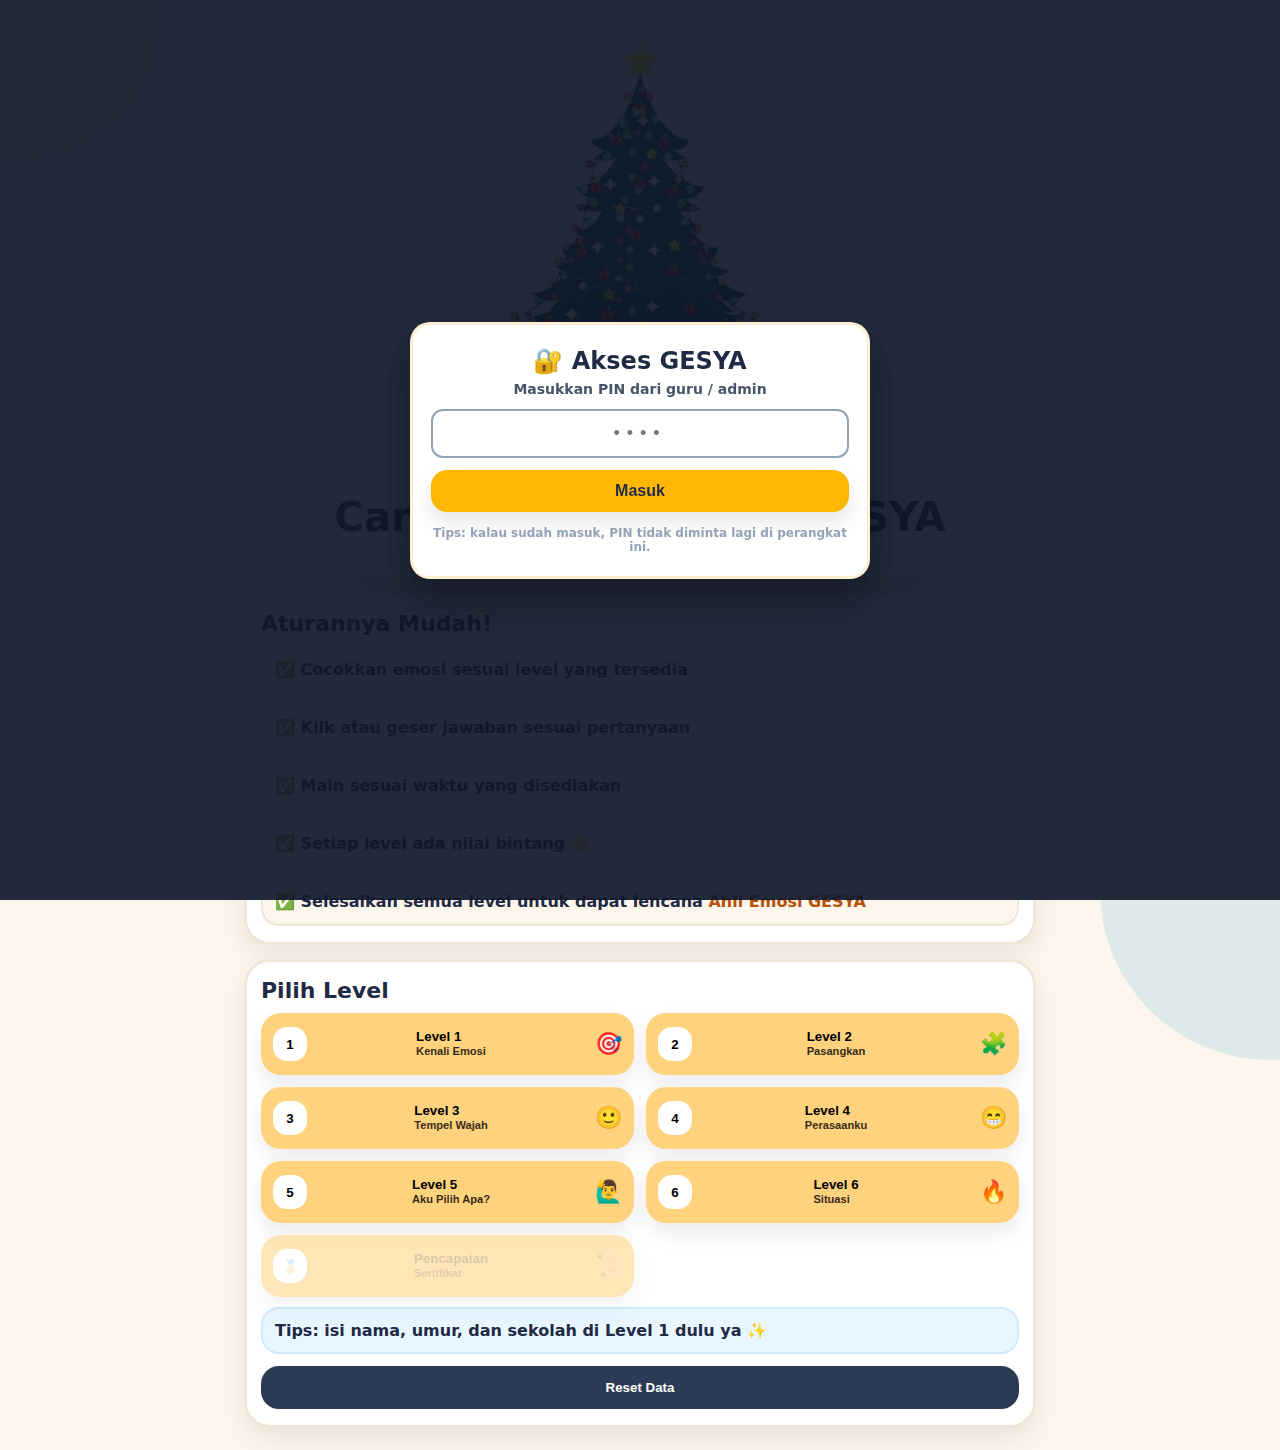
<file: index.html>
<!DOCTYPE html>
<html lang="id">
<head>
  <meta charset="UTF-8">
  <meta name="viewport" content="width=device-width,initial-scale=1" />
  <title>GESYA - Cara Bermain</title>
  <link rel="stylesheet" href="./css/menu.css?v=6">
</head>

<body class="home">

  <!-- =========================
       OVERLAY: PIN -> INTRO -> MENU
       ========================= -->
  <div id="gateOverlay" class="gate-overlay">

    <!-- STEP 1: PIN -->
    <div id="pinStep" class="gate-card">
      <h2 class="gate-title">🔐 Akses GESYA</h2>
      <p class="gate-desc">Masukkan PIN dari guru / admin</p>

      <input
        id="pinInput"
        class="gate-input"
        type="password"
        inputmode="numeric"
        placeholder="••••"
        autocomplete="off"
      />

      <button id="btnPin" class="gate-btn" type="button">Masuk</button>

      <p id="pinError" class="gate-error">PIN salah. Coba lagi ya 🙂</p>

      <div class="gate-footer">Tips: kalau sudah masuk, PIN tidak diminta lagi di perangkat ini.</div>
    </div>

    <!-- STEP 2: INTRO (muncul SETIAP KALI awal halaman, setelah unlock) -->
    <div id="introStep" class="gate-card gate-intro" style="display:none;">
      <div class="intro-badge">🎒 Untuk Anak SD</div>

      <h2 class="gate-title" style="margin-top:8px;">Selamat datang di GESYA! 🌟</h2>

      <p class="intro-text">
        Game GESYA ini ditujukan bagi anak dengan disleksia usia <b>9–12 tahun</b> sebagai media pembelajaran
        untuk membantu anak mengenali emosi yang mereka rasakan serta melatih keterampilan mengelola emosi
        secara tepat dalam kehidupan sehari-hari.
      </p>

      <div class="intro-tip">
        Siap? Yuk lanjut ke menu dan mulai petualangannya! 😄
      </div>

      <button id="btnLanjut" class="gate-btn gate-btn-primary" type="button">
        Lanjut ke Menu 🚀
      </button>

      <div class="intro-mini">
        Kamu bisa main pelan-pelan ya. Yang penting paham 😊
      </div>
      <!-- efek partikel intro (anti nyolong klik) -->
<div class="intro-fx" id="introFx" aria-hidden="true"></div>

    </div>

  </div>

  <main class="wrap">

    <!-- GAMBAR ATAS -->
    <section class="hero">
      <img src="./img/12.jpg" class="mascot" alt="Maskot GESYA">
      <div class="hero-title">
        <h1>Cara Bermain Game GESYA</h1>
        <p>Yuk main sambil belajar mengenali emosi 😊</p>
      </div>
    </section>

    <!-- PERATURAN -->
    <section class="card rules-card">
      <h2>Aturannya Mudah!</h2>
      <ul class="rules">
        <li>✅ Cocokkan emosi sesuai level yang tersedia</li>
        <li>✅ Klik atau geser jawaban sesuai pertanyaan</li>
        <li>✅ Main sesuai waktu yang disediakan</li>
        <li>✅ Setiap level ada nilai bintang ⭐</li>
        <li>✅ Selesaikan semua level untuk dapat lencana <b>Ahli Emosi GESYA</b></li>
      </ul>
    </section>

    <!-- LEVEL -->
    <section class="card level-card">
      <h2>Pilih Level</h2>

      <div class="levels">
        <button class="lvl" onclick="goLevel(1)">
          <span class="no">1</span>
          <span class="txt">Level 1<br><small>Kenali Emosi</small></span>
          <span class="emo">🎯</span>
        </button>

        <button class="lvl" onclick="goLevel(2)">
          <span class="no">2</span>
          <span class="txt">Level 2<br><small>Pasangkan</small></span>
          <span class="emo">🧩</span>
        </button>

        <button class="lvl" onclick="goLevel(3)">
          <span class="no">3</span>
          <span class="txt">Level 3<br><small>Tempel Wajah</small></span>
          <span class="emo">🙂</span>
        </button>

        <button class="lvl" onclick="goLevel(4)">
          <span class="no">4</span>
          <span class="txt">Level 4<br><small>Perasaanku</small></span>
          <span class="emo">😁</span>
        </button>

        <button class="lvl" onclick="goLevel(5)">
          <span class="no">5</span>
          <span class="txt">Level 5<br><small>Aku Pilih Apa?</small></span>
          <span class="emo">🙋‍♂️</span>
        </button>

        <button class="lvl" onclick="goLevel(6)">
          <span class="no">6</span>
          <span class="txt">Level 6<br><small>Situasi</small></span>
          <span class="emo">🔥</span>
        </button>

        <button class="lvl" id="btnReward" onclick="goReward()" disabled style="opacity:.55">
          <span class="no">🏅</span>
          <span class="txt">Pencapaian<br><small>Sertifikat</small></span>
          <span class="emo">📜</span>
        </button>
      </div>

      <div class="bottom-note" id="progressNote">Tips: isi nama, umur, dan sekolah di Level 1 dulu ya ✨</div>

      <button class="reset" id="btnReset" type="button">Reset Data</button>
    </section>

  </main>

  <script>
    // =====================
    // KONFIG PIN
    // =====================
    const PIN_BENAR = "2025"; // ⬅️ GANTI PIN DI SINI
    const KEY_UNLOCK = "gesya_unlocked";

    const gateOverlay = document.getElementById("gateOverlay");
    const pinStep = document.getElementById("pinStep");
    const introStep = document.getElementById("introStep");

    const input = document.getElementById("pinInput");
    const btnPin = document.getElementById("btnPin");
    const err = document.getElementById("pinError");
    const btnLanjut = document.getElementById("btnLanjut");

    function showPin(){
      pinStep.style.display = "block";
      introStep.style.display = "none";
      gateOverlay.style.display = "flex";
      setTimeout(()=> input && input.focus(), 150);
    }

    function showIntro(){
      pinStep.style.display = "none";
      introStep.style.display = "block";
      gateOverlay.style.display = "flex";
    }

    function hideGate(){
      gateOverlay.style.display = "none";
    }

    function cekPin(){
      const val = (input.value || "").trim();
      if (val === PIN_BENAR) {
        err.style.display = "none";
        localStorage.setItem(KEY_UNLOCK, "1"); // ingat perangkat sudah unlock
        showIntro(); // ✅ setelah PIN benar, jangan langsung menu. Tampilkan intro dulu.
      } else {
        err.style.display = "block";
        input.value = "";
        input.focus();
      }
    }

    btnPin.addEventListener("click", cekPin);
    input.addEventListener("keydown", (e)=>{
      if (e.key === "Enter") cekPin();
    });

    // tombol lanjut -> baru tampil menu
    btnLanjut.addEventListener("click", hideGate);

    // =====================
    // LOGIKA SAAT LOAD
    // =====================
    const unlocked = localStorage.getItem(KEY_UNLOCK) === "1";

    if (!unlocked) {
      showPin();     // belum unlock -> minta PIN
    } else {
      showIntro();   // ✅ sudah unlock -> tetap tampil intro di awal
    }

    // =====================
    // MENU GAME
    // =====================
    function goLevel(lvl){
      if (lvl >= 7) {
        alert("Level ini masih dikunci ya 😄");
        return;
      }
      window.location.href = `level${lvl}.html`;
    }

    function isAllLevelDone(){
      for (let i = 1; i <= 6; i++){
        const done = localStorage.getItem(`ek_level${i}_selesai`);
        if (done !== "1") return false;
      }
      return true;
    }

    function goReward(){
      if (!isAllLevelDone()){
        alert("Selesaikan dulu sampai Level 6 ya, baru sertifikatnya kebuka 😁");
        return;
      }
      window.location.href = "reward.html";
    }

    // ======= PROGRES / IDENTITAS =======
    const s1 = parseInt(localStorage.getItem("ek_level1_skor") || "0", 10);
    const s2 = parseInt(localStorage.getItem("ek_level2_skor") || "0", 10);
    const s3 = parseInt(localStorage.getItem("ek_level3_skor") || "0", 10);
    const s4 = parseInt(localStorage.getItem("ek_level4_skor") || "0", 10);
    const s5 = parseInt(localStorage.getItem("ek_level5_skor") || "0", 10);
    const s6 = parseInt(localStorage.getItem("ek_level6_skor") || "0", 10);
    const total = s1 + s2 + s3 + s4 + s5 + s6;

    const nama = (localStorage.getItem("ek_nama") || "").trim();
    const umur = (localStorage.getItem("ek_umur") || "").trim();
    const sekolah = (localStorage.getItem("ek_sekolah") || "").trim();

    const note = document.getElementById("progressNote");
    if (nama || umur || sekolah || total) {
      const namaTampil = nama ? nama.toUpperCase() : "TEMAN";
      const umurTampil = umur ? `${umur} tahun` : "-";
      const sekolahTampil = sekolah || "-";
      note.textContent = `Halo ${namaTampil}! Umur ${umurTampil} • Sekolah ${sekolahTampil} • Skor sementara ${total} ⭐`;
    }

    // AKTIFKAN TOMBOL SERTIFIKAT
    const btnReward = document.getElementById("btnReward");
    if (btnReward){
      if (isAllLevelDone()){
        btnReward.disabled = false;
        btnReward.style.opacity = "1";
      } else {
        btnReward.disabled = true;
        btnReward.style.opacity = ".55";
      }
    }

    // ======= RESET =======
    document.getElementById("btnReset").addEventListener("click", ()=>{
      if (!confirm("Reset nama, umur, sekolah, dan semua skor?")) return;

      localStorage.removeItem("ek_nama");
      localStorage.removeItem("ek_umur");
      localStorage.removeItem("ek_sekolah");

      const keys = [
        "ek_level1_skor","ek_level2_skor","ek_level3_skor","ek_level4_skor","ek_level5_skor","ek_level6_skor",
        "ek_level1_selesai","ek_level2_selesai","ek_level3_selesai","ek_level4_selesai","ek_level5_selesai","ek_level6_selesai",
        "ek_level1_alasan","ek_level2_alasan","ek_level3_alasan","ek_level4_alasan","ek_level5_alasan","ek_level6_alasan"
      ];
      keys.forEach(k => localStorage.removeItem(k));

      // reset PIN juga (jadi balik minta PIN)
      localStorage.removeItem(KEY_UNLOCK);

      location.reload();
    });
  </script>
<script src="./js/menu.js"></script>
</body>
</html>
</file>
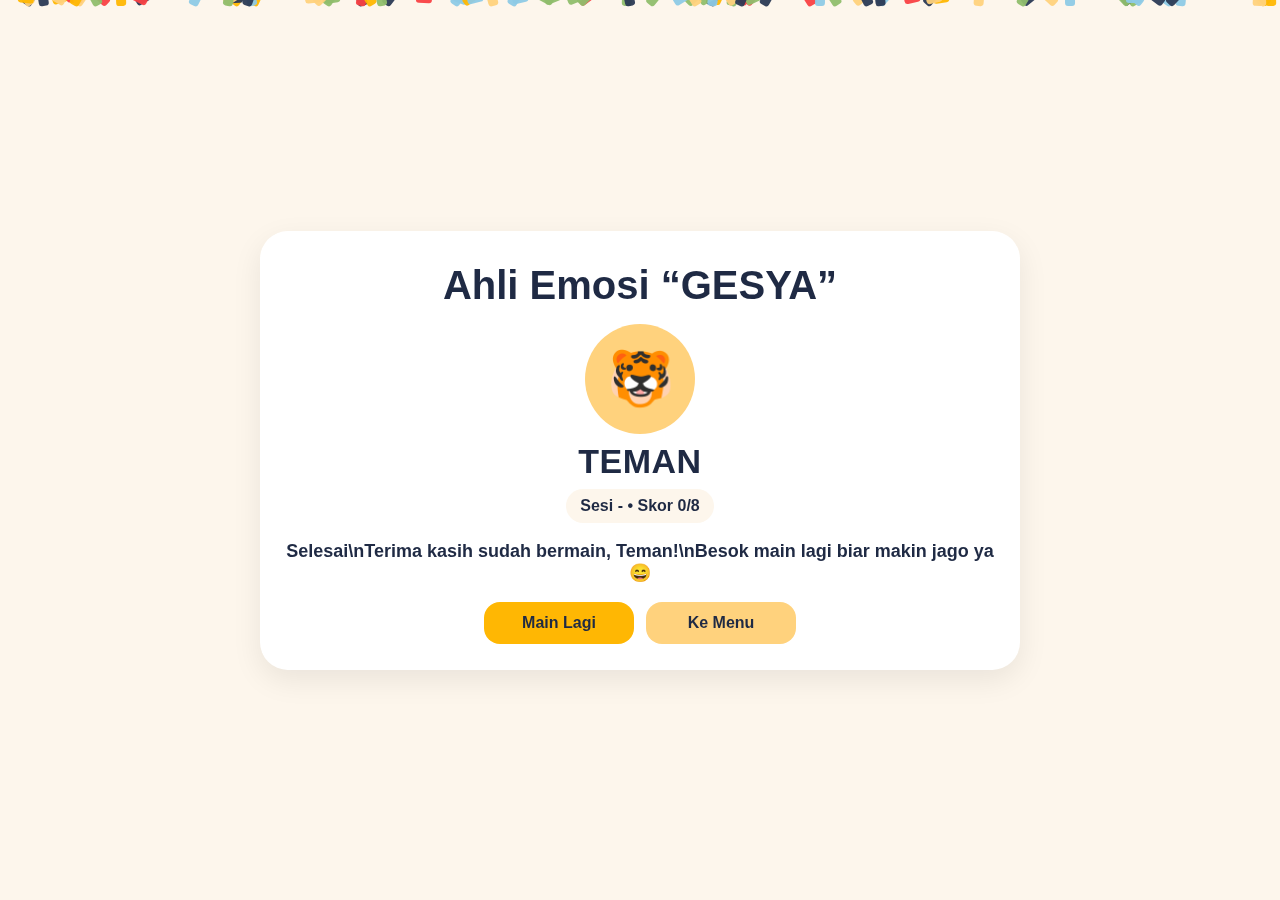
<file: congrats1.html>
<!DOCTYPE html>
<html lang="id">
<head>
  <meta charset="UTF-8" />
  <meta name="viewport" content="width=device-width,initial-scale=1" />
  <title>GESYA - Selamat!</title>

  <!-- cache buster biar gak nyangkut versi lama -->
  <link rel="stylesheet" href="./css/congrats1.css?v=99">
  <style>
    /* tombol link biar kayak tombol (kalau kamu pakai <a>) */
    .cg-btn{
      display:inline-flex;
      align-items:center;
      justify-content:center;
      text-decoration:none;
      border-radius:16px;
      padding:12px 18px;
      font-weight:900;
      cursor:pointer;
      min-width:150px;
      transition:.15s;
      color:#1f2a44;
    }
    .cg-btn:hover{ transform: translateY(-1px); }
    .cg-btn-primary{ background:#ffb703; }
    .cg-btn-soft{ background:#ffd27d; }
  </style>
</head>

<body class="cg">

  <div class="cg-wrap">
    <div class="cg-card">
      <div class="cg-title">Ahli Emosi “GESYA”</div>

      <div class="cg-badge">
        <div class="cg-avatar" id="cgAvatar">🙂</div>
        <div class="cg-name" id="cgName">NAMA</div>
        <div class="cg-mini" id="cgMeta">Sesi - Skor</div>
      </div>

      <div class="cg-msg" id="cgMsg">Kamu hebat!</div>

      <div class="cg-btns">
        <a class="cg-btn cg-btn-primary" href="./level1.html">Main Lagi</a>
        <a class="cg-btn cg-btn-soft" href="./index.html">Ke Menu</a>
      </div>
    </div>
  </div>

  <!-- confetti -->
  <div class="confetti" id="confetti"></div>

  <!-- ✅ JS INLINE: pasti kebaca -->
  <script>
    function pickAvatarByName(nama){
      const h = (nama && nama.trim()[0] ? nama.trim()[0] : "🙂").toUpperCase();
      if ("ABCDE".includes(h)) return "🦁";
      if ("FGHIJ".includes(h)) return "🐼";
      if ("KLMNO".includes(h)) return "🦊";
      if ("PQRST".includes(h)) return "🐯";
      return "⭐";
    }

    function spawnConfetti(){
      const wrap = document.getElementById("confetti");
      if (!wrap) return;

      const colors = ["#ffb703","#ffd27d","#2b3a55","#8ecae6","#90be6d","#f94144"];
      const count = 90;

      for (let i=0;i<count;i++){
        const d = document.createElement("div");
        d.className = "piece";
        d.style.left = (Math.random()*100) + "vw";
        d.style.background = colors[Math.floor(Math.random()*colors.length)];
        d.style.animationDuration = (2.2 + Math.random()*2.0) + "s";
        d.style.animationDelay = (Math.random()*0.5) + "s";
        d.style.transform = "translateY(0) rotate(" + (Math.random()*360) + "deg)";
        wrap.appendChild(d);
        setTimeout(()=> d.remove(), 5200);
      }
    }

    window.addEventListener("DOMContentLoaded", ()=>{
      // ambil dari URL dulu (paling pasti), kalau kosong baru localStorage
      const url = new URL(location.href);
      const p = url.searchParams;

      const nama   = p.get("nama")   || localStorage.getItem("ek_nama") || "Teman";
      const sesi   = p.get("sesi")   || localStorage.getItem("ek_sesi") || "-";
      const skor   = p.get("skor")   || localStorage.getItem("ek_level1_skor") || "0";
      const alasan = p.get("alasan") || localStorage.getItem("ek_level1_alasan") || "Selesai";

      document.getElementById("cgName").textContent = nama.toUpperCase();
      document.getElementById("cgMeta").textContent = "Sesi " + sesi + " • Skor " + skor + "/8";
      document.getElementById("cgAvatar").textContent = pickAvatarByName(nama);

      document.getElementById("cgMsg").textContent =
        alasan + "\\nTerima kasih sudah bermain, " + nama + "!\\nBesok main lagi biar makin jago ya 😄";

      spawnConfetti();
    });
  </script>
</body>
</html>
</file>
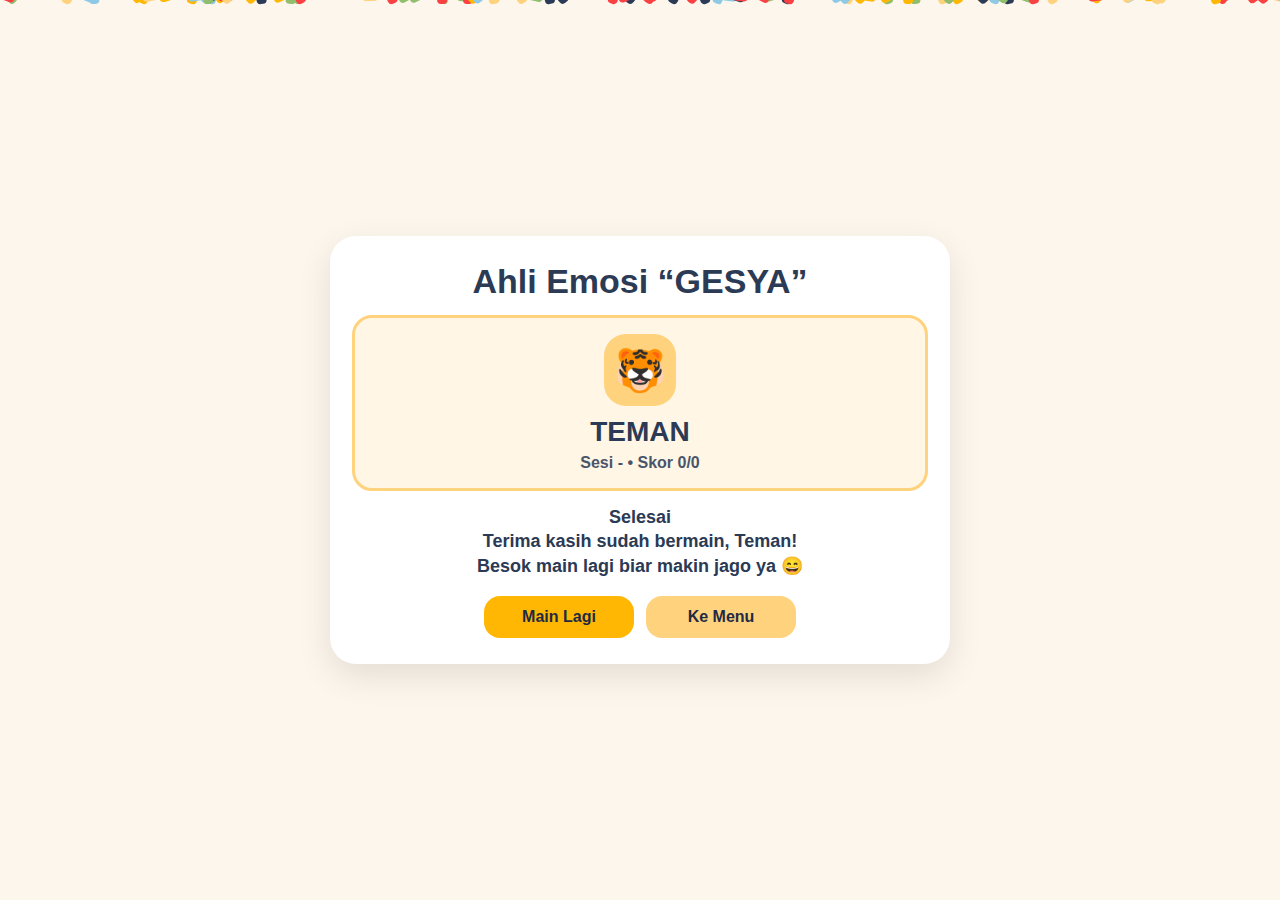
<file: congrats2.html>
<!DOCTYPE html>
<html lang="id">
<head>
  <meta charset="UTF-8" />
  <meta name="viewport" content="width=device-width,initial-scale=1" />
  <title>GESYA - Selamat! (Level 2)</title>

  <link rel="stylesheet" href="./css/congrats2.css?v=99">
  <style>
    .cg-btn{
      display:inline-flex;
      align-items:center;
      justify-content:center;
      text-decoration:none;
      border-radius:16px;
      padding:12px 18px;
      font-weight:900;
      cursor:pointer;
      min-width:150px;
      transition:.15s;
      color:#1f2a44;
    }
    .cg-btn:hover{ transform: translateY(-1px); }
    .cg-btn-primary{ background:#ffb703; }
    .cg-btn-soft{ background:#ffd27d; }
  </style>
</head>

<body class="cg">

  <div class="cg-wrap">
    <div class="cg-card">
      <div class="cg-title">Ahli Emosi “GESYA”</div>

      <div class="cg-badge">
        <div class="cg-avatar" id="cgAvatar">🙂</div>
        <div class="cg-name" id="cgName">NAMA</div>
        <div class="cg-mini" id="cgMeta">Sesi - Skor</div>
      </div>

      <div class="cg-msg" id="cgMsg">Kamu hebat!</div>

      <div class="cg-btns">
        <a class="cg-btn cg-btn-primary" href="./level2.html">Main Lagi</a>
        <a class="cg-btn cg-btn-soft" href="./index.html">Ke Menu</a>
      </div>
    </div>
  </div>

  <!-- confetti -->
  <div class="confetti" id="confetti"></div>

  <script>
    function pickAvatarByName(nama){
      const h = (nama && nama.trim()[0] ? nama.trim()[0] : "🙂").toUpperCase();
      if ("ABCDE".includes(h)) return "🦁";
      if ("FGHIJ".includes(h)) return "🐼";
      if ("KLMNO".includes(h)) return "🦊";
      if ("PQRST".includes(h)) return "🐯";
      return "⭐";
    }

    function spawnConfetti(){
      const wrap = document.getElementById("confetti");
      if (!wrap) return;

      const colors = ["#ffb703","#ffd27d","#2b3a55","#8ecae6","#90be6d","#f94144"];
      const count = 90;

      for (let i=0;i<count;i++){
        const d = document.createElement("div");
        d.className = "piece";
        d.style.left = (Math.random()*100) + "vw";
        d.style.background = colors[Math.floor(Math.random()*colors.length)];
        d.style.animationDuration = (2.2 + Math.random()*2.0) + "s";
        d.style.animationDelay = (Math.random()*0.5) + "s";
        d.style.transform = "translateY(0) rotate(" + (Math.random()*360) + "deg)";
        wrap.appendChild(d);
        setTimeout(()=> d.remove(), 5200);
      }
    }

    window.addEventListener("DOMContentLoaded", ()=>{
      const url = new URL(location.href);
      const p = url.searchParams;

      // ambil dari URL dulu, kalau kosong baru localStorage
      const nama   = p.get("nama")   || localStorage.getItem("ek_nama") || "Teman";
      const sesi   = p.get("sesi")   || localStorage.getItem("ek_sesi") || "-";
      const skor   = p.get("skor")   || localStorage.getItem("ek_level2_skor") || "0";
      const total  = p.get("total")  || localStorage.getItem("ek_level2_total") || "0";
      const alasan = p.get("alasan") || localStorage.getItem("ek_level2_alasan") || "Selesai";

      document.getElementById("cgName").textContent = nama.toUpperCase();
      document.getElementById("cgMeta").textContent = "Sesi " + sesi + " • Skor " + skor + "/" + total;
      document.getElementById("cgAvatar").textContent = pickAvatarByName(nama);

      document.getElementById("cgMsg").innerHTML =
        (alasan + "\nTerima kasih sudah bermain, " + nama + "!\nBesok main lagi biar makin jago ya 😄")
          .replace(/\\n/g, "<br>");

      spawnConfetti();
    });
  </script>
</body>
</html>
</file>
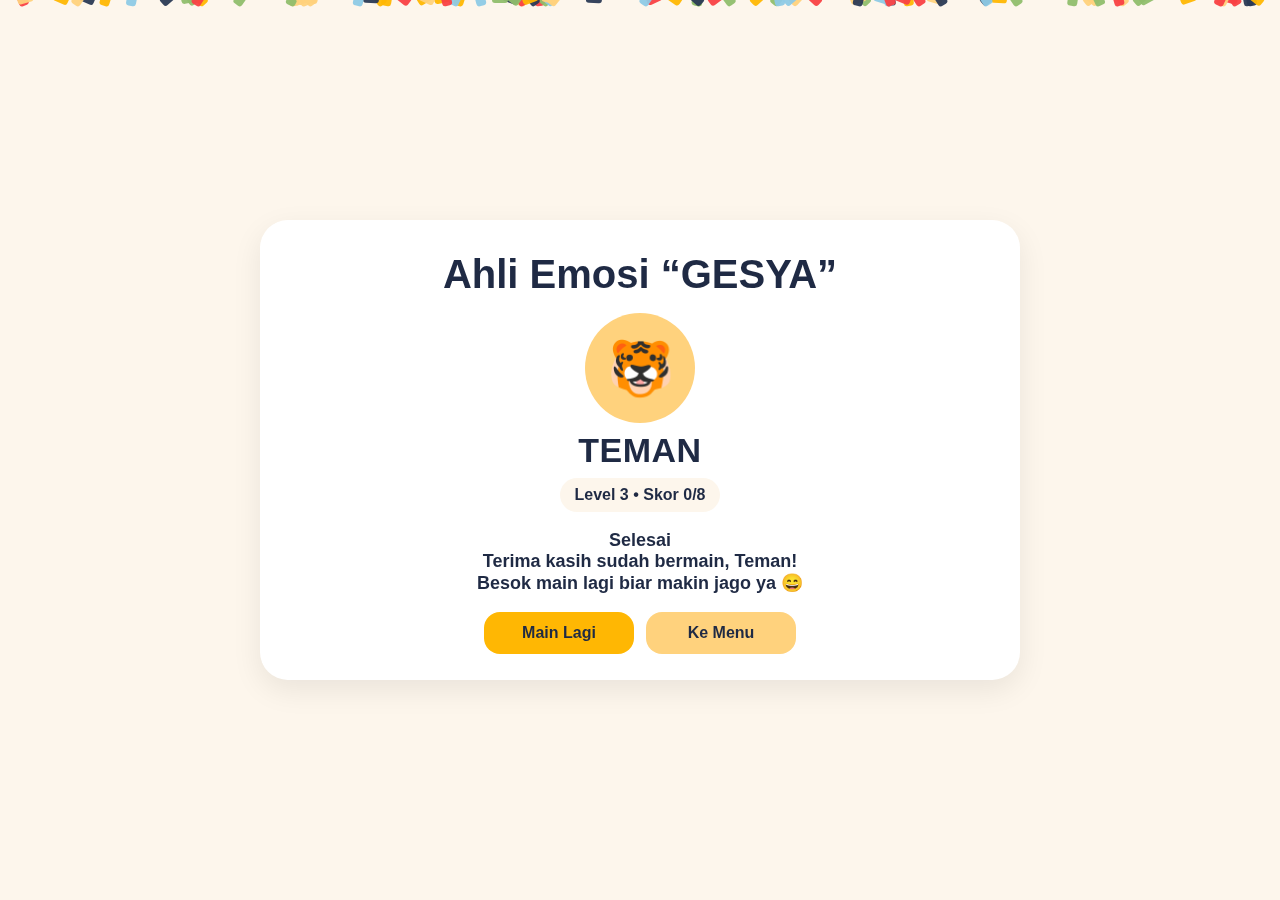
<file: congrats3.html>
<!DOCTYPE html>
<html lang="id">
<head>
  <meta charset="UTF-8" />
  <meta name="viewport" content="width=device-width,initial-scale=1" />
  <title>GESYA - Selamat!</title>

  <!-- cache buster biar gak nyangkut versi lama -->
  <link rel="stylesheet" href="./css/congrats1.css?v=99">

  <style>
    /* tombol link biar kayak tombol (kalau kamu pakai <a>) */
    .cg-btn{
      display:inline-flex;
      align-items:center;
      justify-content:center;
      text-decoration:none;
      border-radius:16px;
      padding:12px 18px;
      font-weight:900;
      cursor:pointer;
      min-width:150px;
      transition:.15s;
      color:#1f2a44;
    }
    .cg-btn:hover{ transform: translateY(-1px); }
    .cg-btn-primary{ background:#ffb703; }
    .cg-btn-soft{ background:#ffd27d; }
  </style>
</head>

<body class="cg">

  <div class="cg-wrap">
    <div class="cg-card">
      <div class="cg-title">Ahli Emosi “GESYA”</div>

      <div class="cg-badge">
        <div class="cg-avatar" id="cgAvatar">🙂</div>
        <div class="cg-name" id="cgName">NAMA</div>
        <div class="cg-mini" id="cgMeta">Level - Skor</div>
      </div>

      <div class="cg-msg" id="cgMsg">Kamu hebat!</div>

      <div class="cg-btns">
        <a class="cg-btn cg-btn-primary" id="btnUlang" href="./level3.html">Main Lagi</a>
        <a class="cg-btn cg-btn-soft" id="btnHome" href="./index.html">Ke Menu</a>
      </div>
    </div>
  </div>

  <!-- confetti -->
  <div class="confetti" id="confetti"></div>

  <!-- ✅ pakai file JS -->
  <script src="./congrats3.js?v=99"></script>
</body>
</html>
</file>
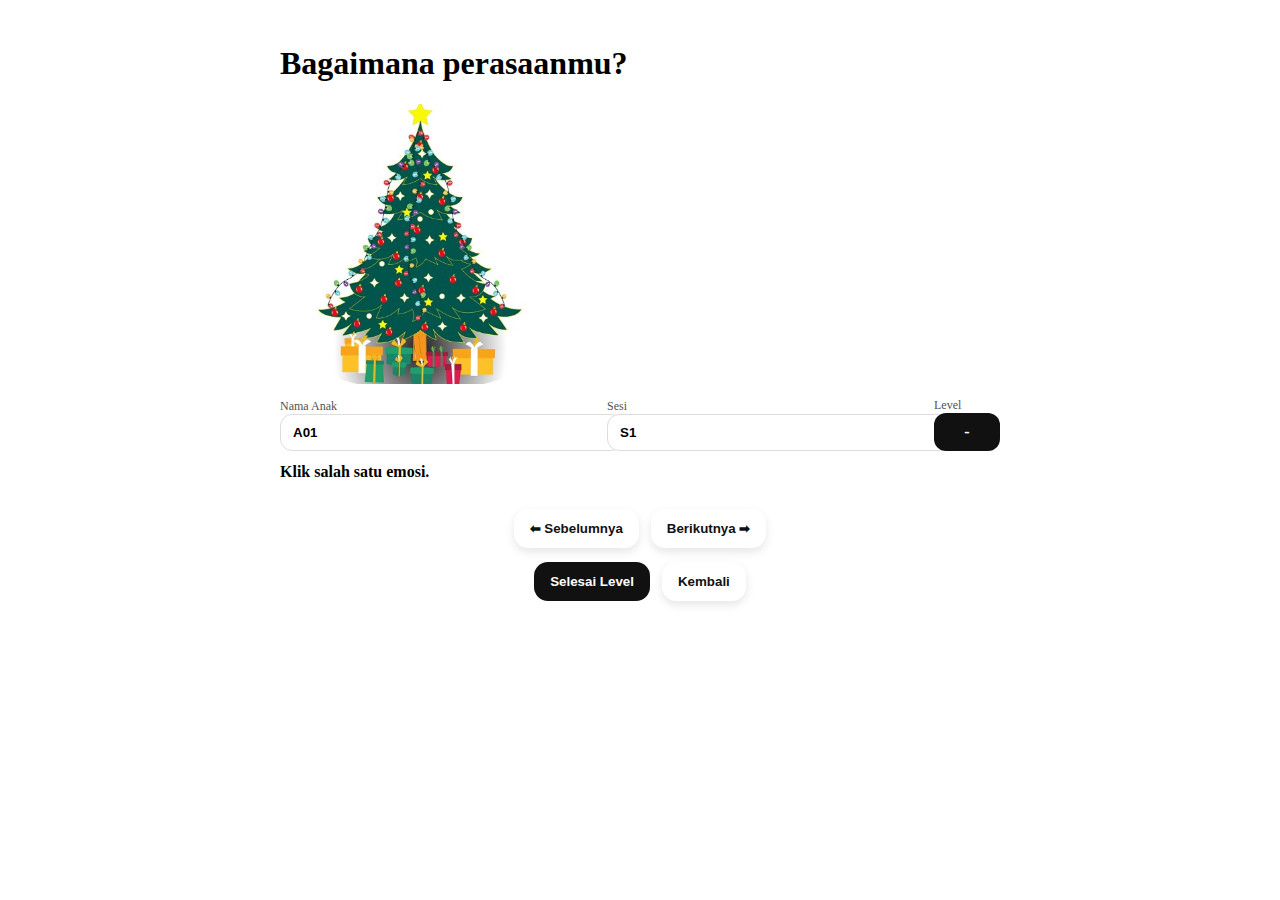
<file: level.html>
<!DOCTYPE html>
<html lang="id">
<head>
  <meta charset="UTF-8" />
  <meta name="viewport" content="width=device-width, initial-scale=1" />
  <title>Emotion Kids - Level</title>
  <link rel="manifest" href="manifest.json" />
  <meta name="theme-color" content="#ffffff" />
  <link rel="stylesheet" href="style.css" />
</head>

<body>
  <main class="container">
<div id="dropZone" class="dropZone">
  <span>Tarik emosi ke sini</span>
</div>

    <!-- SCREEN TES -->
    <section id="screenTest" class="screen">
      <h1>Bagaimana perasaanmu?</h1>

      <img src="img/12.jpg" alt="Gambar" class="gambar" />

      <div class="topbar">
        <div class="field">
          <div class="label">Nama Anak</div>
          <input id="namaInput" class="input" value="A01" />
        </div>

        <div class="field">
          <div class="label">Sesi</div>
          <input id="sesiInput" class="input" value="S1" />
        </div>

        <div class="field">
          <div class="label">Level</div>
          <div id="levelBadge" class="badgeLevel">-</div>
        </div>
      </div>

      <p id="status" class="status">Klik salah satu emosi.</p>

      <div id="emotionsGrid" class="emotions"></div>

      <div class="nav">
        <button id="prevBtn" class="btnGhost" type="button">⬅ Sebelumnya</button>
        <button id="nextBtn" class="btnGhost" type="button">Berikutnya ➡</button>
      </div>

      <div class="nav2">
        <button id="finishLevelBtn" class="btnPrimary" type="button">Selesai Level</button>
        <button class="btnGhost" type="button" onclick="backHome()">Kembali</button>
      </div>
    </section>

    <!-- SCREEN CONGRATS -->
    <section id="screenCongrats" class="screen" style="display:none;">
      <div class="congratsWrap">
        <div class="confetti" aria-hidden="true"></div>
        <h1 class="congratsTitle">Selamat! 🎉</h1>
        <p class="congratsText">
          <span id="congratsName" class="strong">-</span> sudah menyelesaikan
          <span id="congratsLevel" class="strong">Level</span>.
        </p>

        <div class="stars" aria-hidden="true">
          <span>⭐</span><span>⭐</span><span>⭐</span>
        </div>

        <button id="nextLevelBtn" class="btnPrimary big" type="button">Lanjut Level</button>
        <button id="toRekapBtn" class="btnGhost" type="button">Ke Rekap</button>
      </div>
    </section>

  </main>

  <script>
    function backHome(){ window.location.href = "index.html"; }
  </script>
  <script src="script.js"></script>
</body>
</html>
</file>
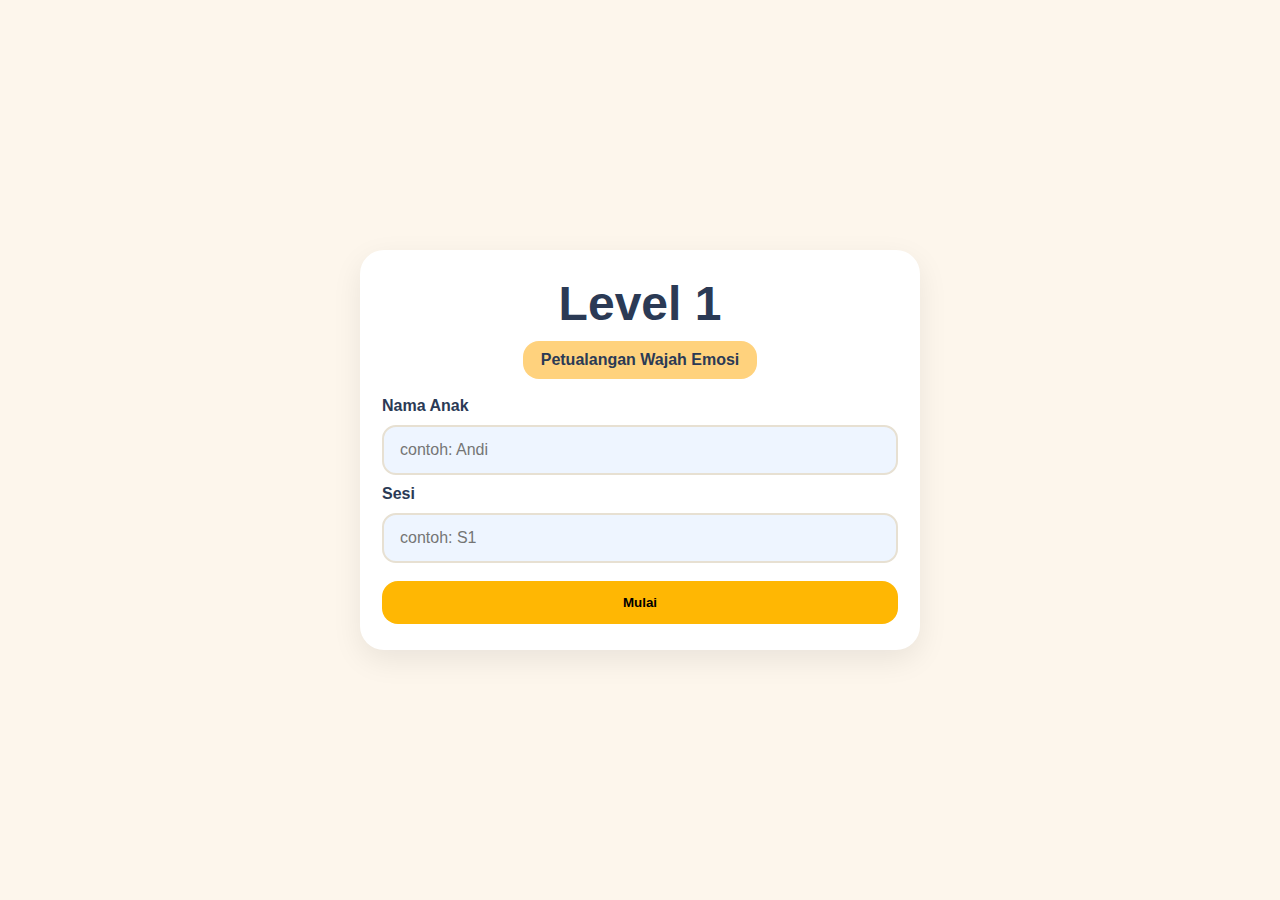
<file: level1.html>
<!DOCTYPE html>
<html lang="id">
<head>
  <meta charset="UTF-8" />
  <meta name="viewport" content="width=device-width,initial-scale=1" />
  <title>GESYA - Level 1</title>

  <!-- CSS -->
<link rel="stylesheet" href="./js/level1.css?v=10" />

</head>

<body class="level-page">

  <!-- INTRO SCREEN -->
  <div class="intro" id="intro">
    <div class="intro-card">
      <div class="intro-title">Level 1</div>
      <div class="intro-subtitle">Petualangan Wajah Emosi</div>

      <div class="intro-form">
        <label>Nama Anak</label>
        <input id="namaAnak" type="text" placeholder="contoh: Andi" />

        <label>Sesi</label>
        <input id="sesiAnak" type="text" placeholder="contoh: S1" />

        <button id="btnMulai" type="button">Mulai</button>
      </div>
    </div>
  </div>

  <!-- GAME -->
  <div id="game" class="hidden">

    <!-- HUD -->
    <div class="hud">
      <div class="timer" id="timer">02:00</div>
      <div class="score" id="score">Skor: 0 / 8</div>
      <button class="btn-selesai" id="btnSelesai" type="button">Selesai</button>
    </div>

    <main class="lvl1-layout">

  <!-- ATAS: soal kiri + space kanan -->
  <section class="top-area">
    <div class="question">
      <div class="question-card">
        <div class="question-title" id="questionTitle">Tarik gambar ke emosi yang benar</div>

        <div class="drag-area">
          <img id="questionImg" class="question-img drag-img" draggable="true" src="./img/12.jpg" alt="Soal" />
        </div>
        <div class="hint" id="hint"></div>

<!-- TAMBAHAN: teks besar benar/salah -->
<div class="answer-feedback" id="answerFeedback"></div>

      </div>
    </div>

    <div class="top-space"></div>
  </section>

  <!-- BAWAH: kartu emosi -->
  <section class="bottom-area">
    <section class="cards drop-cards" id="dropCards">
      <div class="emotion-card drop-target" data-emosi="BAHAGIA">BAHAGIA</div>
      <div class="emotion-card drop-target" data-emosi="SEDIH">SEDIH</div>
      <div class="emotion-card drop-target" data-emosi="TAKUT">TAKUT</div>
      <div class="emotion-card drop-target" data-emosi="TERKEJUT">TERKEJUT</div>
      <div class="emotion-card drop-target" data-emosi="BINGUNG">BINGUNG</div>
      <div class="emotion-card drop-target" data-emosi="MALU">MALU</div>
      <div class="emotion-card drop-target" data-emosi="MARAH">MARAH</div>
      <div class="emotion-card drop-target" data-emosi="CINTA">CINTA</div>
    </section>
  </section>

</main>

  </div>

  <!-- Giveaway overlay -->
  <div class="giveaway hidden" id="giveaway">
    <div class="giveaway-box">
      <div class="giveaway-emoji" id="giveEmoji">🎉</div>
      <div class="giveaway-text" id="giveText">Hebat!</div>
      <button class="giveaway-btn" id="giveBtn" type="button">Lanjut</button>
    </div>
  </div>

  <!-- JS -->
  <script src="./level1.js"></script>
</body>
</html>
</file>
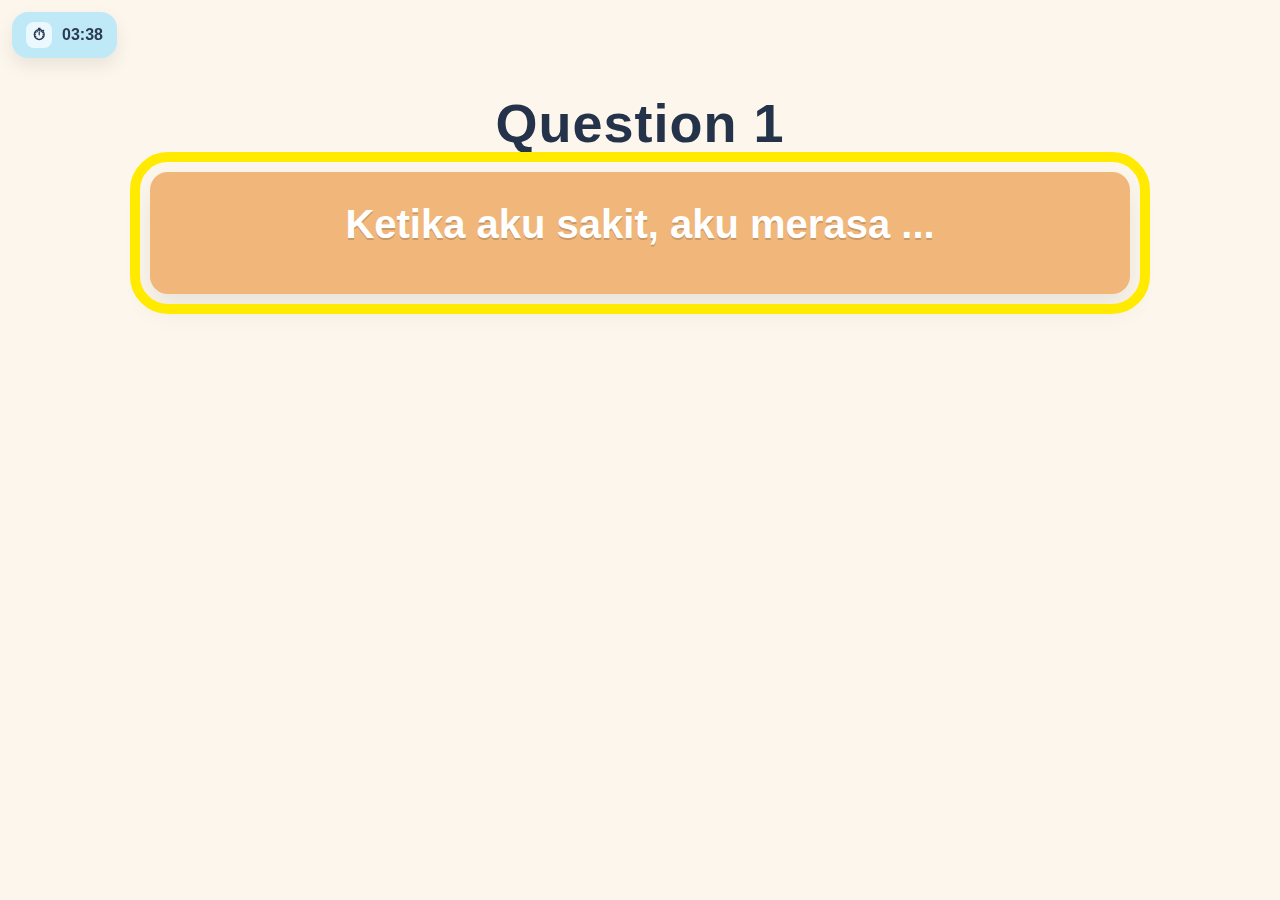
<file: level2.html>
<!DOCTYPE html>
<html lang="id">
<head>
  <meta charset="UTF-8" />
  <meta name="viewport" content="width=device-width, initial-scale=1" />
  <title>GESYA - Level 2</title>

  <link rel="stylesheet" href="./js/level2.css?v=1">
</head>
<body>

  <!-- HUD -->
  <div class="hud">
    <div class="hud-left">
      <div class="timer-pill">
        <span class="timer-icon">⏱</span>
        <span id="timer">03:38</span>
      </div>
    </div>
  </div>

  <!-- CONTENT -->
  <main class="page">
    <h1 class="title" id="qTitle">Question 1</h1>

    <section class="question-wrap">
      <div class="question-box">
        <div class="question-text" id="qText">
          Ketika aku sakit, aku merasa ...
        </div>

        <div class="options" id="options">
          <!-- diisi dari JS -->
        </div>
      </div>
    </section>

    <div class="feedback" id="feedback"></div>

    <button class="btn-next hidden" id="btnNext" type="button">Lanjut</button>
  </main>

  <script src="./level2.js?v=1"></script>
</body>
</html>
</file>
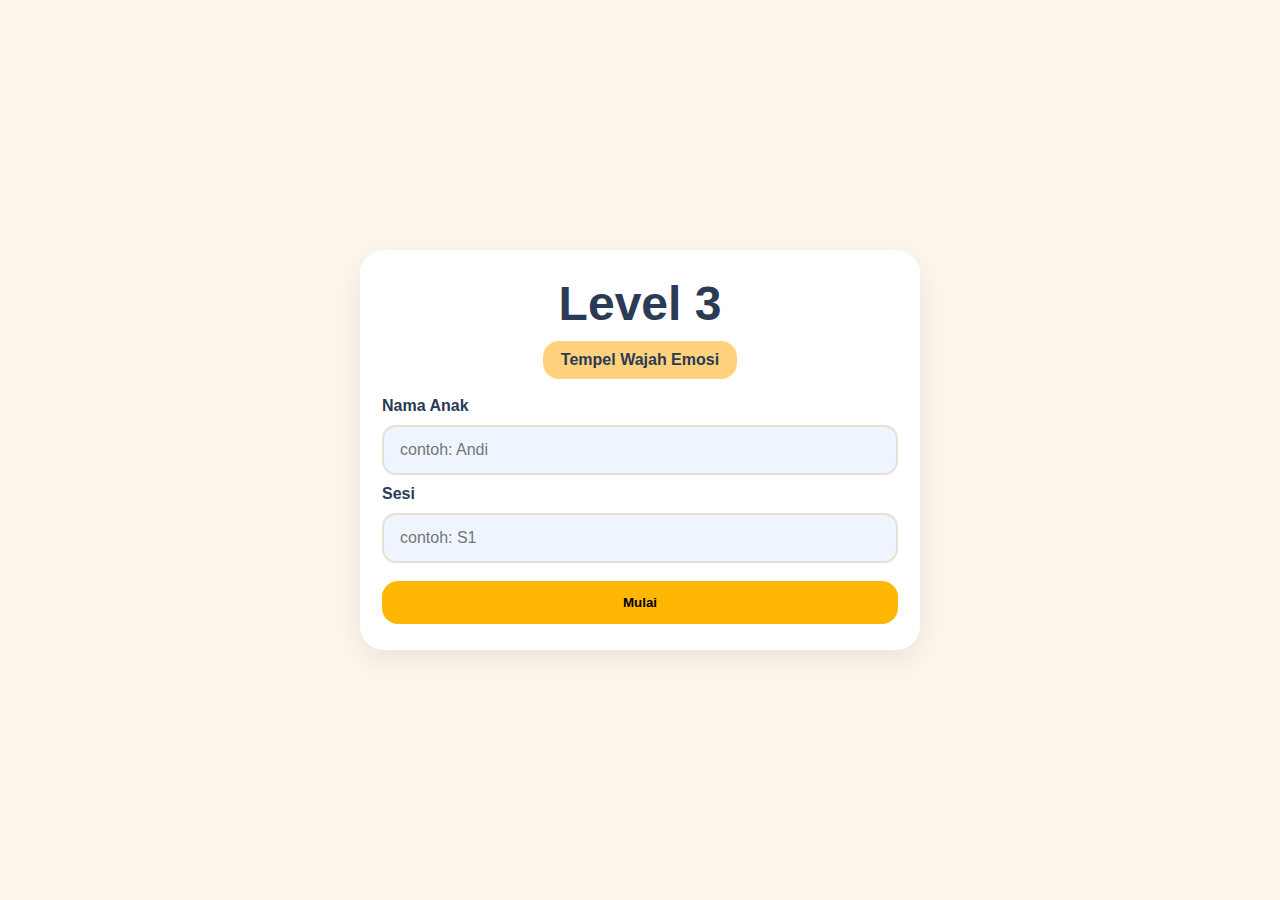
<file: level3.html>
<!DOCTYPE html>
<html lang="id">
<head>
  <meta charset="UTF-8" />
  <meta name="viewport" content="width=device-width,initial-scale=1" />
  <title>GESYA - Level 3</title>
  <link rel="stylesheet" href="./js/level1.css?v=1" />
  <!-- CSS khusus level 3 (tempel muka) -->
  <link rel="stylesheet" href="./js/level3.css?v=1" />
</head>

<body class="level-page">

  <!-- INTRO SCREEN -->
  <div class="intro" id="intro">
    <div class="intro-card">
      <div class="intro-title">Level 3</div>
      <div class="intro-subtitle">Tempel Wajah Emosi</div>

      <div class="intro-form">
        <label>Nama Anak</label>
        <input id="namaAnak" type="text" placeholder="contoh: Andi" />

        <label>Sesi</label>
        <input id="sesiAnak" type="text" placeholder="contoh: S1" />

        <button id="btnMulai" type="button">Mulai</button>
      </div>
    </div>
  </div>

  <!-- GAME -->
  <div id="game" class="hidden">

    <!-- HUD -->
    <div class="hud">
      <div class="timer" id="timer">03:00</div>
      <div class="score" id="score">Skor: 0 / 8</div>
      <button class="btn-selesai" id="btnSelesai" type="button">Selesai</button>
    </div>

    <main class="lvl3-layout">
      <section class="lvl3-wrap">

        <!-- Judul ronde -->
        <div class="lvl3-round" id="roundTitle">Soal 1 / 8</div>

        <!-- BANK WAJAH -->
        <div class="face-bank" id="faceBank"></div>

        <!-- BOARD KEPALA -->
        <div class="head-board" id="headBoard"></div>

        <!-- notif kecil & besar (reuse style dari level1.css) -->
        <div class="hint" id="hint">Tarik muka ke kepala yang cocok</div>
        <div class="answer-feedback" id="answerFeedback"></div>
      </section>
    </main>
  </div>

  <script src="./level3.js?v=1"></script>
</body>
</html>
</file>
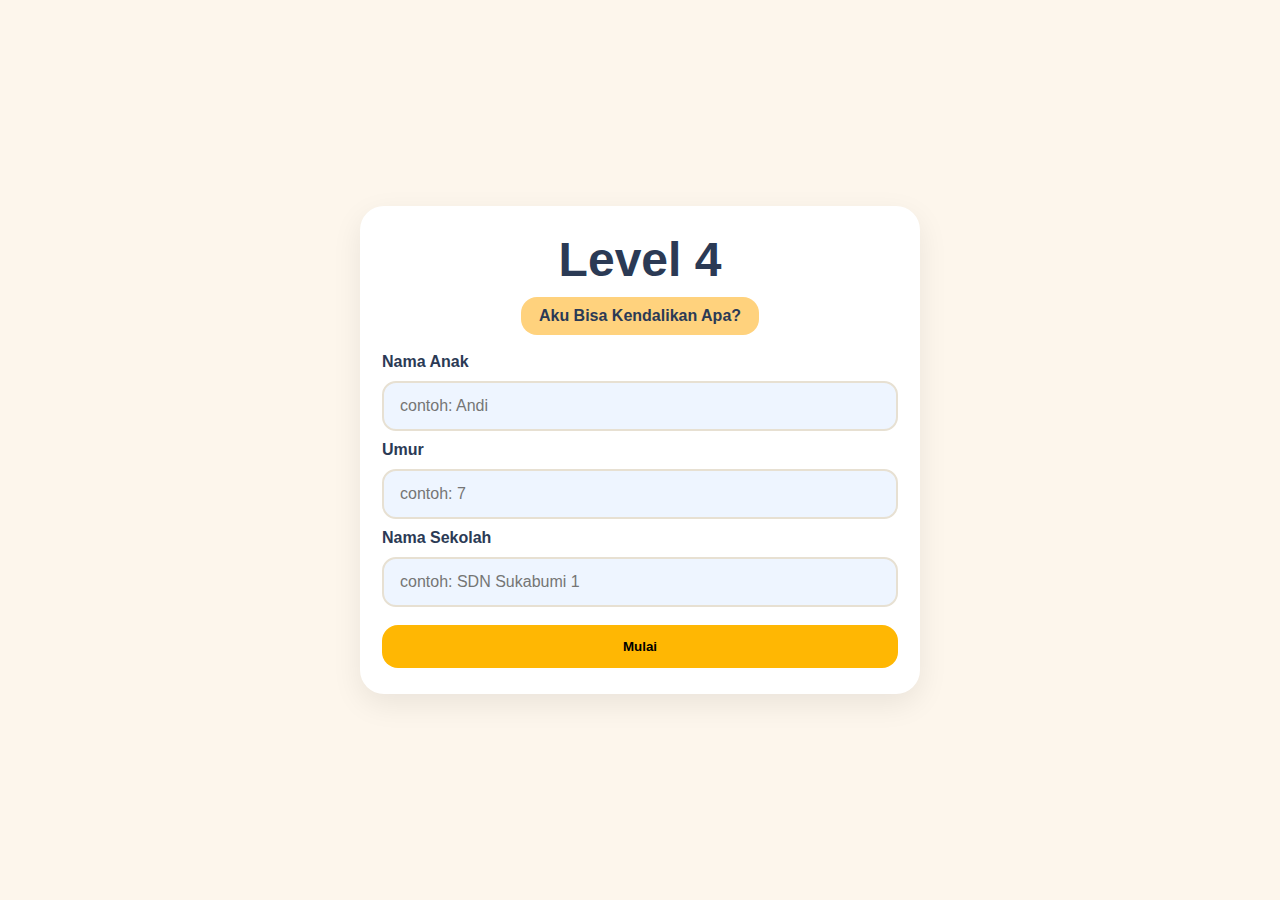
<file: level4.html>
<!DOCTYPE html>
<html lang="id">
<head>
  <meta charset="UTF-8" />
  <meta name="viewport" content="width=device-width,initial-scale=1" />
  <title>GESYA - Level 4</title>

  <!-- reuse style umum level (kalau kamu mau) -->
  <link rel="stylesheet" href="./js/level1.css?v=1" />
  <link rel="stylesheet" href="./js/level4.css?v=4" />
</head>

<body class="level-page">

  <!-- INTRO -->
  <div class="intro" id="intro">
    <div class="intro-card">
      <div class="intro-title">Level 4</div>
      <div class="intro-subtitle">Aku Bisa Kendalikan Apa?</div>

      <div class="intro-form">
        <label>Nama Anak</label>
        <input id="namaAnak" type="text" placeholder="contoh: Andi" />

        <label>Umur</label>
        <input id="umurAnak" type="number" inputmode="numeric" placeholder="contoh: 7" />

        <label>Nama Sekolah</label>
        <input id="namaSekolah" type="text" placeholder="contoh: SDN Sukabumi 1" />

        <button id="btnMulai" type="button">Mulai</button>
      </div>
    </div>
  </div>

  <!-- GAME -->
  <div id="game" class="hidden">

    <!-- HUD -->
    <div class="hud">
      <div class="timer" id="timer">03:00</div>
      <div class="score" id="score">Skor: 0</div>
      <button class="btn-selesai" id="btnSelesai" type="button">Selesai</button>
    </div>

    <main class="lvl4-layout">
      <section class="lvl4-wrap">

        <div class="lvl4-round" id="roundTitle">Soal 1 / 8</div>

        <!-- KARTU SITUASI -->
        <div class="situation-card" id="situationCard" draggable="true">
          <div class="sit-emoji" id="sitEmoji">☔</div>
          <div class="sit-text" id="sitText">HUJAN</div>
          <div class="sit-mini" id="sitMini">Tarik ke lingkaran yang tepat</div>
        </div>

        <!-- AREA PILIHAN (BISA / TIDAK) -->
        <div class="choice-area">
          <div class="choice-circle drop-zone" id="zoneBisa" data-zone="BISA">
            <div class="cz-emoji">🟢</div>
            <div class="cz-title">BISA AKU ATUR</div>
            <div class="cz-mini">contoh: sikap, pilihan</div>
          </div>

          <div class="choice-circle drop-zone" id="zoneTidak" data-zone="TIDAK">
            <div class="cz-emoji">🔵</div>
            <div class="cz-title">TIDAK BISA</div>
            <div class="cz-mini">contoh: cuaca, orang lain</div>
          </div>
        </div>

        <!-- PANEL SIKAP (muncul kalau masuk "TIDAK") -->
        <div class="attitude-panel hidden" id="attitudePanel">
          <div class="att-title">Kalau ini terjadi, aku bisa pilih sikap:</div>
          <div class="att-options" id="attOptions"></div>
        </div>

        <!-- notif -->
        <div class="hint" id="hint">Tarik kartu ke lingkaran yang benar</div>
        <div class="answer-feedback" id="answerFeedback"></div>

      </section>
    </main>
  </div>

  <script src="./level4.js?v=4"></script>
</body>
</html>
</file>
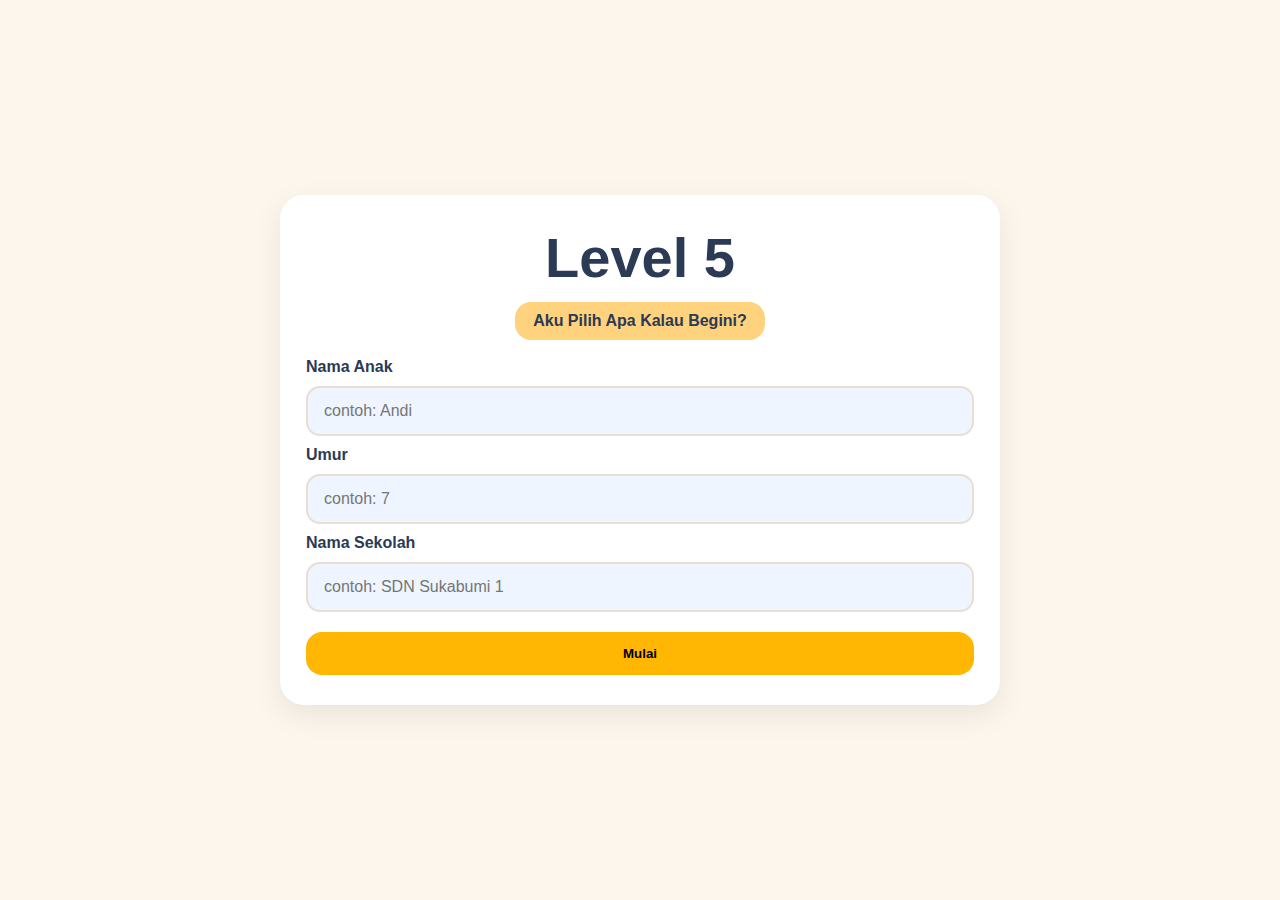
<file: level5.html>
<!DOCTYPE html>
<html lang="id">
<head>
  <meta charset="UTF-8" />
  <meta name="viewport" content="width=device-width,initial-scale=1" />
  <title>GESYA - Level 5</title>

  <!-- boleh tetap pakai css global kamu -->
  <link rel="stylesheet" href="./js/level5.css?v=1" />

  <!-- patch kecil biar qEmoji/qMini kebaca cantik walau css level2 -->
  <style>
    /* kalau belum ada class ini di css kamu, aman */
    .q-emoji{ text-align:center; margin-bottom:8px; font-size:56px; }
    .q-mini{
      text-align:center;
      margin:10px 0 14px;
      font-weight:900;
      color:#fff;
      opacity:.92;
      text-shadow:0 2px 0 rgba(0,0,0,.18);
      font-size:22px;
      line-height:1.2;
    }
    @media (max-width:420px){
      .q-emoji{ font-size:44px; margin-bottom:6px; }
      .q-mini{ font-size:12px; margin:8px 0 10px; }
      #hint, #answerFeedback{ font-size:12px; }
    }
  </style>
</head>

<body class="level-page">

  <!-- INTRO -->
  <div class="intro" id="intro">
    <div class="intro-card">
      <div class="intro-title">Level 5</div>
      <div class="intro-subtitle">Aku Pilih Apa Kalau Begini?</div>

      <div class="intro-form">
        <label for="namaAnak">Nama Anak</label>
        <input id="namaAnak" type="text" placeholder="contoh: Andi" />

        <label for="umurAnak">Umur</label>
        <input id="umurAnak" type="number" inputmode="numeric" min="1" max="18" placeholder="contoh: 7" />

        <label for="namaSekolah">Nama Sekolah</label>
        <input id="namaSekolah" type="text" placeholder="contoh: SDN Sukabumi 1" />

        <button id="btnMulai" type="button">Mulai</button>
      </div>
    </div>
  </div>

  <!-- GAME -->
  <div id="game" class="hidden">

    <!-- HUD -->
    <div class="hud">
      <div class="hud-left">
        <div class="timer-pill">
          <span class="timer-icon">⏱</span>
          <span id="timer">10:00</span>
        </div>
      </div>

      <div class="hud-right">
        <div class="score-pill" id="score">Skor: 0</div>
        <button class="btn-selesai" id="btnSelesai" type="button">Selesai</button>
      </div>
    </div>

    <!-- CONTENT -->
    <main class="page">
      <!-- wajib: roundTitle -->
      <h1 class="title" id="roundTitle">Soal 1 / 10</h1>

      <section class="question-wrap">
        <div class="question-box">

          <!-- wajib: qEmoji -->
          <div id="qEmoji" class="q-emoji">🙂</div>

          <!-- wajib: qTitle -->
          <div class="question-text" id="qTitle">...</div>

          <!-- wajib: qMini -->
          <div id="qMini" class="q-mini">Pilih yang paling cocok kamu lakukan.</div>

          <!-- wajib: options -->
          <div class="options" id="options"></div>

        </div>
      </section>

      <!-- wajib: answerFeedback -->
      <div class="feedback" id="answerFeedback"></div>

      <!-- wajib: hint -->
      <div class="feedback" id="hint" style="margin-top:6px;"></div>
    </main>
  </div>

  <script src="./level5.js?v=UI2FIX"></script>
</body>
</html>
</file>
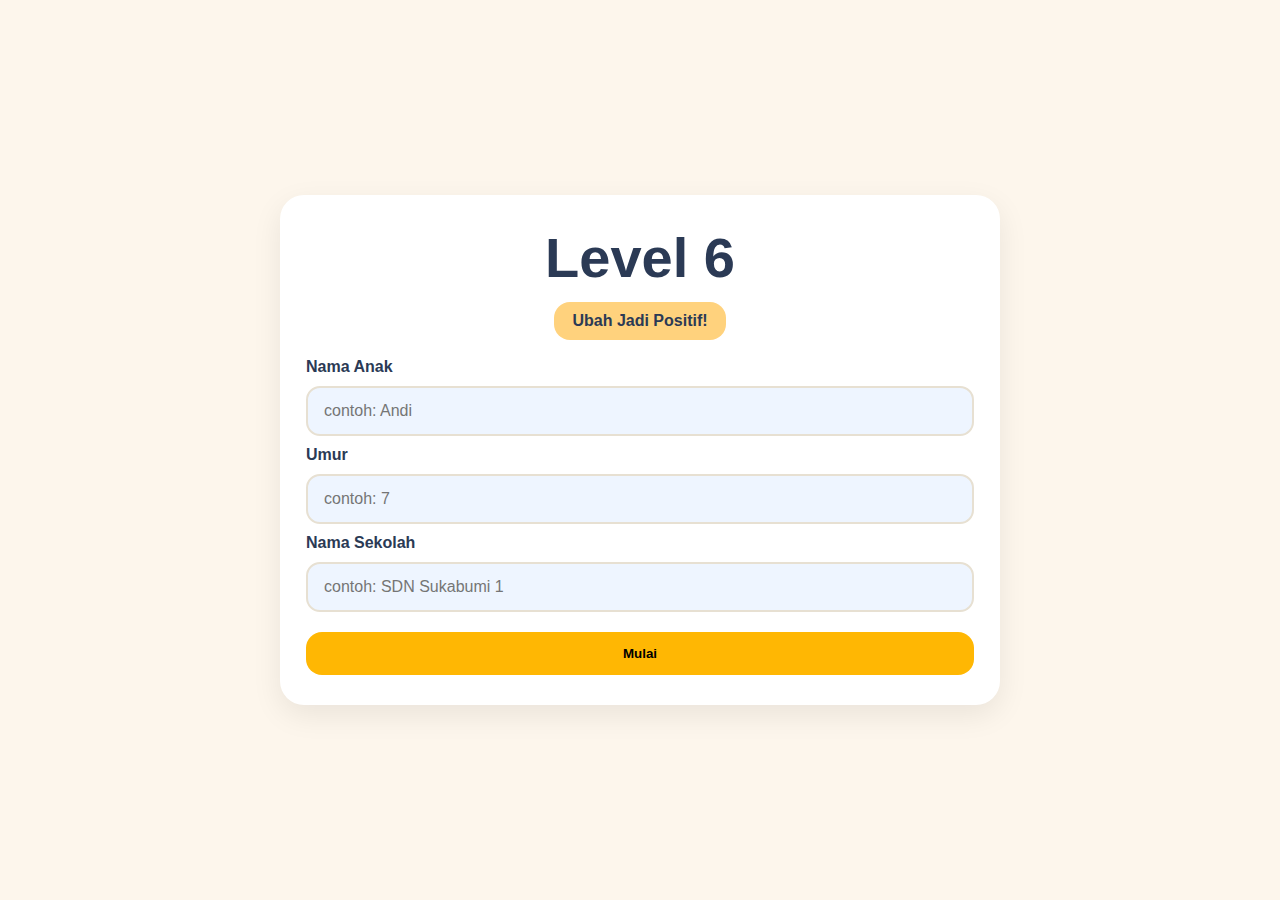
<file: level6.html>
<!DOCTYPE html>
<html lang="id">
<head>
  <meta charset="UTF-8" />
  <meta name="viewport" content="width=device-width,initial-scale=1,maximum-scale=1,user-scalable=no" />
  <title>GESYA - Level 6</title>

  <link rel="stylesheet" href="./js/level1.css?v=1" />
  <link rel="stylesheet" href="./js/level6.css?v=final" />
</head>

<body class="level-page">

  <!-- INTRO -->
  <div class="intro" id="intro">
    <div class="intro-card">
      <div class="intro-title">Level 6</div>
      <div class="intro-subtitle">Ubah Jadi Positif!</div>

      <div class="intro-form">
        <label>Nama Anak</label>
        <input id="namaAnak" type="text" placeholder="contoh: Andi" />

        <label>Umur</label>
        <input id="umurAnak" type="number" inputmode="numeric" placeholder="contoh: 7" />

        <label>Nama Sekolah</label>
        <input id="namaSekolah" type="text" placeholder="contoh: SDN Sukabumi 1" />

        <button id="btnMulai" type="button">Mulai</button>
      </div>
    </div>
  </div>

  <!-- GAME -->
  <div id="game" class="hidden">

    <!-- HUD -->
    <div class="hud">
      <div class="timer" id="timer">10:00</div>
      <div class="score" id="score">Skor: 0</div>
      <button class="btn-selesai" id="btnSelesai" type="button">Selesai</button>
    </div>

    <main class="lvl6-layout">
      <section class="lvl6-wrap">

        <div class="lvl6-round" id="roundTitle">Soal 1 / 10</div>

        <!-- KARTU SITUASI -->
        <div class="lvl6-card">
          <div class="q-emoji" id="qEmoji">🤔</div>
          <div class="q-title" id="qTitle">Situasi…</div>

          <div class="q-box">
            <div class="q-label">Pikiran pertama yang sering muncul:</div>
            <div class="q-neg" id="qNeg">“Dia pasti sengaja.”</div>
          </div>

          <div class="q-mini" id="qMini">Pilih penjelasan yang lebih positif dan masuk akal.</div>
        </div>

        <!-- PILIHAN -->
        <div class="lvl6-options" id="options"></div>

        <!-- tujuan level -->
        <div class="lvl6-goal">
          Tujuan: kamu belajar memilih pikiran yang membuat hati lebih tenang,
          lalu bisa jadi “rencana pribadi” kalau kejadian itu terulang 🌿
        </div>

      </section>
    </main>

    <!-- BOTTOM NOTIF BAR (anti kepotong) -->
    <div class="lvl6-bottom" id="lvl6Bottom">
      <div class="hint" id="hint">Pilih satu jawaban ya 👆</div>
      <div class="answer-feedback" id="answerFeedback"></div>
    </div>
  </div>

  <script src="./level6.js?v=final"></script>
</body>
</html>
</file>
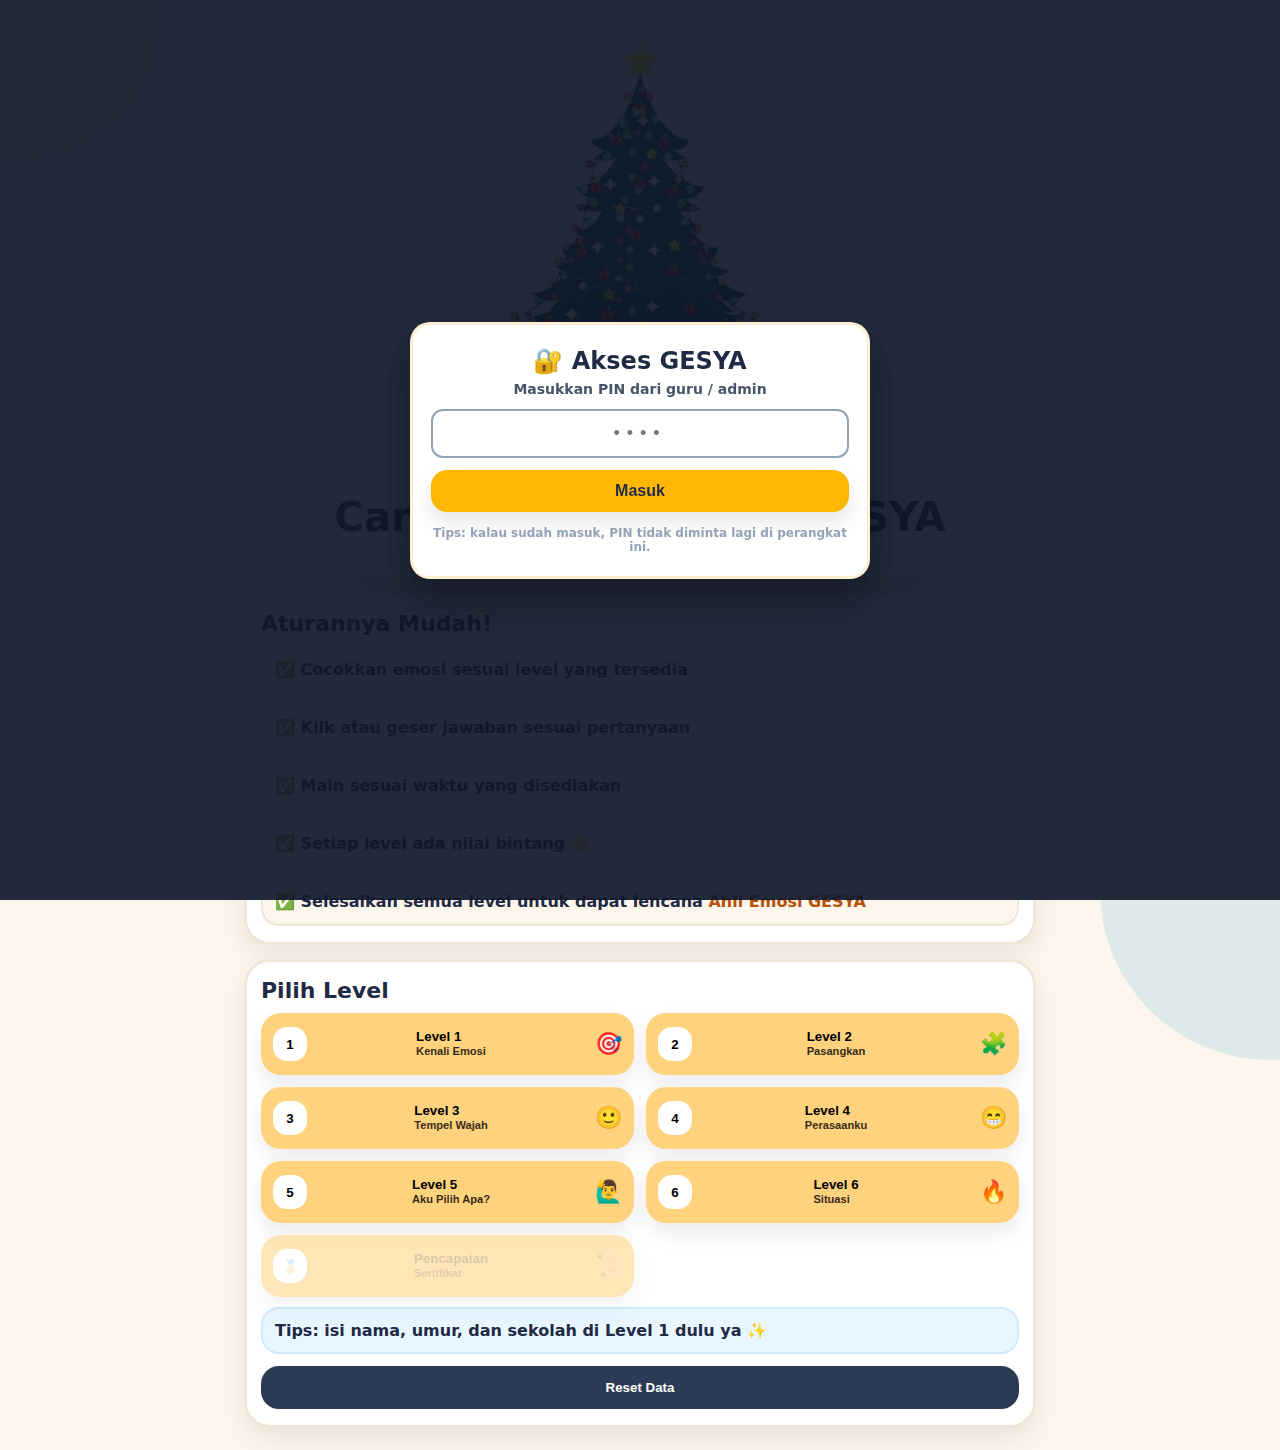
<file: reward.html>
<!DOCTYPE html>
<html lang="id">
<head>
  <meta charset="UTF-8" />
  <meta name="viewport" content="width=device-width,initial-scale=1" />
  <title>GESYA - Sertifikat</title>

  <link rel="stylesheet" href="./css/menu.css?v=3">

  <style>
    :root{
      --dark:#0f172a;
      --gold:#ffb703;
      --line:#e2e8f0;
      --soft:#f8fafc;
      --ok:#10b981;
      --blue:#3b82f6;
    }

    /* ======== PRINT FULL COLOR ======== */
    *{
      -webkit-print-color-adjust: exact !important;
      print-color-adjust: exact !important;
    }

    body.home{ overflow-x:hidden; }

    /* ======== Latar meriah tapi gak ganggu print ======== */
    .fx-bg{
      position:fixed;
      inset:0;
      pointer-events:none;
      z-index:1;
      background:
        radial-gradient(circle at 10% 10%, rgba(255,183,3,.20), transparent 45%),
        radial-gradient(circle at 90% 80%, rgba(59,130,246,.16), transparent 50%),
        radial-gradient(circle at 70% 20%, rgba(16,185,129,.14), transparent 45%);
    }

    /* confetti ringan */
    .confetti{
      pointer-events:none;
      position:fixed;
      inset:0;
      z-index:2;
      overflow:hidden;
    }
    .confetti i{
      position:absolute;
      top:-12vh;
      width:10px;
      height:16px;
      border-radius:3px;
      opacity:.95;
      animation: fall linear infinite;
      filter: drop-shadow(0 8px 10px rgba(0,0,0,.12));
    }
    @keyframes fall{
      0%{ transform:translateY(-15vh) rotate(0deg); }
      100%{ transform:translateY(120vh) rotate(360deg); }
    }

    /* ======== HERO (gambar diperkecil) ======== */
    .hero{ position:relative; z-index:3; }
    .hero .mascot{
      width:120px;
      height:auto;
      border-radius:18px;
      border:6px solid rgba(255,183,3,.25);
      box-shadow:0 16px 36px rgba(0,0,0,.14);
      animation: floaty 4.6s ease-in-out infinite;
    }
    @keyframes floaty{
      0%,100%{ transform:translateY(0); }
      50%{ transform:translateY(-10px); }
    }

    /* ======== CARD SERTIFIKAT ======== */
    .cert-wrap{
      max-width:900px;
      margin:10px auto 44px;
      padding:16px;
      position:relative;
      z-index:4;
    }

    .cert{
      position:relative;
      overflow:hidden;
      border-radius:28px;
      padding:26px;
      background:#fff;
      box-shadow:0 26px 65px rgba(0,0,0,.14);
      transform:translateY(10px);
      opacity:0;
      animation: enter .7s ease-out forwards;
    }
    @keyframes enter{ to{ transform:translateY(0); opacity:1; } }

    /* border glow meriah */
    .cert::before{
      content:"";
      position:absolute;
      inset:-2px;
      border-radius:30px;
      background: linear-gradient(90deg,
        rgba(255,183,3,.95),
        rgba(59,130,246,.85),
        rgba(16,185,129,.80),
        rgba(255,183,3,.95)
      );
      background-size: 300% 300%;
      animation: glow 4s ease infinite;
      z-index:0;
      filter: blur(10px);
      opacity:.55;
    }
    @keyframes glow{
      0%{ background-position: 0% 50%; }
      50%{ background-position: 100% 50%; }
      100%{ background-position: 0% 50%; }
    }

    .cert::after{
      content:"";
      position:absolute;
      inset:8px;
      border-radius:22px;
      background:
        radial-gradient(circle at 15% 10%, rgba(255,183,3,.18), transparent 40%),
        radial-gradient(circle at 85% 90%, rgba(59,130,246,.14), transparent 42%),
        #ffffff;
      z-index:0;
    }
    .cert > *{ position:relative; z-index:1; }

    .topRow{
      display:flex;
      align-items:flex-start;
      justify-content:space-between;
      gap:12px;
      margin-bottom:10px;
    }

    .brand{
      display:flex;
      flex-direction:column;
      gap:2px;
    }
    .brand .t1{ font-weight:1000; letter-spacing:.3px; }
    .brand .t2{ font-size:12px; color:#64748b; font-weight:800; }

    .badge{
      font-weight:1000;
      padding:10px 14px;
      border-radius:999px;
      background:var(--dark);
      color:#fff;
      font-size:12px;
      letter-spacing:.6px;
      box-shadow:0 14px 30px rgba(15,23,42,.22);
      animation: wiggle 2.8s ease-in-out infinite;
      white-space:nowrap;
    }
    @keyframes wiggle{
      0%,100%{ transform:rotate(0deg) scale(1); }
      40%{ transform:rotate(-3deg) scale(1.02); }
      70%{ transform:rotate(3deg) scale(1.02); }
    }

    /* ======== LULUS GEDE BANGET ======== */
    .lulusBig{
      margin:10px 0 6px;
      font-weight:1100;
      letter-spacing:1px;
      font-size:46px;
      line-height:1;
      color:#065f46;
      text-shadow: 0 10px 24px rgba(16,185,129,.18);
      display:flex;
      align-items:center;
      gap:12px;
    }
    .lulusBig .seal{
      display:inline-flex;
      align-items:center;
      justify-content:center;
      width:52px;
      height:52px;
      border-radius:18px;
      background:rgba(16,185,129,.14);
      border:2px solid rgba(16,185,129,.28);
      box-shadow:0 18px 38px rgba(16,185,129,.15);
      animation: pulse 1.9s ease-in-out infinite;
    }
    @keyframes pulse{
      0%,100%{ transform:scale(1); }
      50%{ transform:scale(1.04); }
    }

    .subtitle{
      margin:0 0 12px;
      color:#334155;
      font-weight:900;
    }

    /* ======== Identitas (urutan kamu) ======== */
    .info{
      margin-top:10px;
      padding:14px;
      border-radius:18px;
      background:rgba(241,245,249,.70);
      border:2px solid rgba(226,232,240,.85);
      display:grid;
      grid-template-columns: 160px 1fr;
      gap:10px 14px;
    }
    .info .k{ font-weight:1000; color:#0f172a; }
    .info .v{ font-weight:1000; color:#0f172a; letter-spacing:.2px; }

    /* ======== Skor per level -> bintang ***** ======== */
    .levelsBox{
      margin-top:14px;
      padding:14px;
      border-radius:18px;
      background:#fff;
      border:2px solid rgba(226,232,240,.90);
    }
    .levelsBox h3{
      margin:0 0 10px;
      font-size:14px;
      font-weight:1100;
      color:#0f172a;
      display:flex;
      align-items:center;
      gap:8px;
    }
    .grid{
      display:grid;
      grid-template-columns: repeat(2, minmax(0,1fr));
      gap:10px;
    }
    @media (max-width:640px){
      .grid{ grid-template-columns:1fr; }
      .info{ grid-template-columns: 120px 1fr; }
      .lulusBig{ font-size:40px; }
    }

    .lvlRow{
      display:flex;
      align-items:center;
      justify-content:space-between;
      gap:10px;
      padding:10px 12px;
      border-radius:16px;
      background:rgba(248,250,252,.88);
      border:2px solid rgba(226,232,240,.85);
      animation: pop .55s ease-out both;
    }
    .lvlRow:nth-child(1){ animation-delay:.06s; }
    .lvlRow:nth-child(2){ animation-delay:.12s; }
    .lvlRow:nth-child(3){ animation-delay:.18s; }
    .lvlRow:nth-child(4){ animation-delay:.24s; }
    .lvlRow:nth-child(5){ animation-delay:.30s; }
    .lvlRow:nth-child(6){ animation-delay:.36s; }
    @keyframes pop{
      from{ transform:translateY(10px) scale(.985); opacity:0; }
      to{ transform:translateY(0) scale(1); opacity:1; }
    }

    .lvlRow .left{
      display:flex;
      align-items:center;
      gap:10px;
      font-weight:1000;
      color:#0f172a;
    }
    .pill{
      font-size:12px;
      font-weight:1000;
      padding:6px 10px;
      border-radius:999px;
      background:rgba(59,130,246,.10);
      border:2px solid rgba(59,130,246,.20);
      color:#1d4ed8;
      white-space:nowrap;
    }

    .stars{
      font-family: ui-sans-serif, system-ui, -apple-system, Segoe UI, Roboto, Arial;
      letter-spacing:2px;
      font-weight:1100;
      font-size:14px;
      color:#0f172a;
      display:flex;
      align-items:center;
      gap:10px;
      white-space:nowrap;
    }
    .stars .on{ color:#f59e0b; text-shadow:0 10px 18px rgba(245,158,11,.18); }
    .stars .off{ color:#cbd5e1; }

    /* ======== Footer ringkasan (tanpa total skor) ======== */
    .footerChips{
      margin-top:14px;
      display:flex;
      flex-wrap:wrap;
      gap:10px;
    }
    .chip{
      background:#f1f5f9;
      border:2px solid #e2e8f0;
      padding:10px 12px;
      border-radius:16px;
      font-weight:1000;
      color:#0f172a;
      display:flex;
      align-items:center;
      gap:8px;
    }

    .actions{
      display:flex;
      gap:10px;
      margin-top:16px;
    }
    .btn{
      flex:1;
      border:none;
      border-radius:16px;
      padding:12px 14px;
      font-size:15px;
      font-weight:1100;
      cursor:pointer;
      transition: transform .15s ease, filter .15s ease;
    }
    .btn:hover{ filter:brightness(1.02); transform:translateY(-2px); }
    .btn:active{ transform:scale(.98); }

    .btn-yellow{ background:var(--gold); color:#1f2a44; box-shadow:0 16px 28px rgba(255,183,3,.22); }
    .btn-dark{ background:var(--dark); color:#fff; box-shadow:0 16px 28px rgba(15,23,42,.22); }

    /* ======== PRINT: cuma sertifikat, full color, tanpa animasi ======== */
    @media print{
      .fx-bg,.confetti,.hero,.actions{ display:none !important; }
      body{ background:#fff !important; }
      .cert-wrap{ margin:0 !important; padding:0 !important; max-width:none !important; }
      .cert{
        box-shadow:none !important;
        border-radius:0 !important;
        padding:22px !important;
      }
      /* tetap warna */
      .cert::before,.cert::after{ display:block !important; }
    }
  </style>
</head>

<body class="home">
  <div class="fx-bg"></div>
  <div class="confetti" id="confetti"></div>

  <main class="wrap">
    <section class="hero">
      <img src="./img/12.jpg" class="mascot" alt="Maskot GESYA">
      <div class="hero-title">
        <h1>Sertifikat Pencapaian</h1>
        <p>Selesai semua level? Auto dapet sertifikat 😄</p>
      </div>
    </section>

    <div class="cert-wrap">
      <div class="cert" id="certBox">

        <div class="topRow">
          <div class="brand">
            <div class="t1">GESYA</div>
            <div class="t2">Game Edukasi Emosi Anak</div>
          </div>
          <div class="badge">🏅 AHLI EMOSI</div>
        </div>

        <div class="lulusBig">
          <span class="seal">✅</span>
          LULUS
        </div>
        <div class="subtitle">Telah menyelesaikan Level 1 sampai Level 6 pada GESYA.</div>

        <!-- Identitas -->
        <div class="info">
          <div class="k">Nama Anak :</div>
          <div class="v" id="cNama">-</div>

          <div class="k">Umur :</div>
          <div class="v" id="cUmur">-</div>

          <div class="k">Sekolah :</div>
          <div class="v" id="cSekolah">-</div>
        </div>

        <!-- Skor level -> bintang ***** -->
        <div class="levelsBox">
          <h3>🌟 Pencapaian per Level</h3>

          <div class="grid">
            <div class="lvlRow">
              <div class="left"><span class="pill">Level 1</span> Kenali Emosi</div>
              <div class="stars" id="star1"></div>
            </div>

            <div class="lvlRow">
              <div class="left"><span class="pill">Level 2</span> Pasangkan</div>
              <div class="stars" id="star2"></div>
            </div>

            <div class="lvlRow">
              <div class="left"><span class="pill">Level 3</span> Tempel Wajah</div>
              <div class="stars" id="star3"></div>
            </div>

            <div class="lvlRow">
              <div class="left"><span class="pill">Level 4</span> Perasaanku</div>
              <div class="stars" id="star4"></div>
            </div>

            <div class="lvlRow">
              <div class="left"><span class="pill">Level 5</span> Aku Pilih Apa?</div>
              <div class="stars" id="star5"></div>
            </div>

            <div class="lvlRow">
              <div class="left"><span class="pill">Level 6</span> Situasi</div>
              <div class="stars" id="star6"></div>
            </div>
          </div>
        </div>

        <!-- Footer tanpa total skor -->
        <div class="footerChips">
          <div class="chip" id="cDate">📅 Tanggal: -</div>
          <div class="chip">🎉 Hasil: <b style="margin-left:6px;">LULUS</b></div>
          <div class="chip">🖨️ Print: Full Color</div>
        </div>

        <div class="actions">
          <button class="btn btn-yellow" onclick="window.print()">Cetak / Simpan</button>
          <button class="btn btn-dark" onclick="window.location.href='index.html'">Kembali</button>
        </div>

      </div>
    </div>
  </main>

  <script>
    const KEY_UNLOCK = "gesya_unlocked";

    // keamanan: kalau belum unlock PIN, balik
    if (localStorage.getItem(KEY_UNLOCK) !== "1") {
      window.location.href = "index.html";
    }

    function isAllLevelDone(){
      for (let i = 1; i <= 6; i++){
        const done = localStorage.getItem(`ek_level${i}_selesai`);
        if (done !== "1") return false;
      }
      return true;
    }

    // kalau belum tamat 1-6, balik
    if (!isAllLevelDone()){
      window.location.href = "index.html";
    }

    // ===== Identitas =====
    const nama = (localStorage.getItem("ek_nama") || "").trim();
    const umur = (localStorage.getItem("ek_umur") || "").trim();
    const sekolah = (localStorage.getItem("ek_sekolah") || "").trim();

    document.getElementById("cNama").textContent = nama ? nama.toUpperCase() : "TEMAN";
    document.getElementById("cUmur").textContent = umur ? `${umur} tahun` : "-";
    document.getElementById("cSekolah").textContent = sekolah ? sekolah.toUpperCase() : "-";

    // ===== Skor tiap level =====
    const s1 = parseInt(localStorage.getItem("ek_level1_skor") || "0", 10);
    const s2 = parseInt(localStorage.getItem("ek_level2_skor") || "0", 10);
    const s3 = parseInt(localStorage.getItem("ek_level3_skor") || "0", 10);
    const s4 = parseInt(localStorage.getItem("ek_level4_skor") || "0", 10);
    const s5 = parseInt(localStorage.getItem("ek_level5_skor") || "0", 10);
    const s6 = parseInt(localStorage.getItem("ek_level6_skor") || "0", 10);

    /**
     * Konversi skor -> bintang ***** (5 bintang)
     * Karena max tiap level bisa beda-beda, kita pakai mapping aman:
     * 0 = 0⭐
     * 1-2 = 1⭐
     * 3-5 = 2⭐
     * 6-8 = 3⭐
     * 9-11 = 4⭐
     * 12+ = 5⭐
     */
    function toStars(score){
      let n = 0;
      if (score <= 0) n = 0;
      else if (score <= 2) n = 1;
      else if (score <= 5) n = 2;
      else if (score <= 8) n = 3;
      else if (score <= 11) n = 4;
      else n = 5;

      const on = "★".repeat(n);
      const off = "★".repeat(5-n);
      return `<span class="on">${on}</span><span class="off">${off}</span>`;
    }

    document.getElementById("star1").innerHTML = toStars(s1);
    document.getElementById("star2").innerHTML = toStars(s2);
    document.getElementById("star3").innerHTML = toStars(s3);
    document.getElementById("star4").innerHTML = toStars(s4);
    document.getElementById("star5").innerHTML = toStars(s5);
    document.getElementById("star6").innerHTML = toStars(s6);

    // ===== Tanggal =====
    const now = new Date();
    const tgl = now.toLocaleDateString("id-ID", { day:"2-digit", month:"long", year:"numeric" });
    document.getElementById("cDate").textContent = `📅 Tanggal: ${tgl}`;

    // ===== Confetti generator =====
    const confetti = document.getElementById("confetti");
    const colors = ["#ffb703","#3b82f6","#10b981","#ef4444","#a855f7","#f59e0b"];

    for (let i=0; i<44; i++){
      const p = document.createElement("i");
      p.style.left = (Math.random()*100) + "vw";
      p.style.animationDuration = (4 + Math.random()*4.5) + "s";
      p.style.animationDelay = (Math.random()*2.2) + "s";
      p.style.width  = (7 + Math.random()*7) + "px";
      p.style.height = (10 + Math.random()*12) + "px";
      p.style.background = colors[Math.floor(Math.random()*colors.length)];
      p.style.opacity = (0.65 + Math.random()*0.35).toFixed(2);
      confetti.appendChild(p);
    }
  </script>

</body>
</html>
</file>
<file: css/menu.css>
*{box-sizing:border-box}
html,body{height:100%}

body.home{
  margin:0;
  font-family:"Poppins",system-ui,-apple-system,Arial,sans-serif;
  background:#fdf6ec;
  color:#1f2a44;
}

/* background bubble lucu */
body.home::before,
body.home::after{
  content:"";
  position:fixed;
  border-radius:999px;
  z-index:0;
  opacity:.28;
}
body.home::before{
  width:280px;height:280px;
  background:#ffd27d;
  top:-120px; left:-120px;
}
body.home::after{
  width:340px;height:340px;
  background:#8ecae6;
  bottom:-160px; right:-160px;
}

.wrap{
  position:relative;
  z-index:1;
  max-width:820px;
  margin:0 auto;
  padding:16px 14px 22px;
  display:grid;
  gap:14px;
}

/* HERO: gambar atas */
.hero{
  background:#fff;
  border-radius:26px;
  padding:14px;
  box-shadow:0 12px 30px rgba(0,0,0,.08);
  border:3px solid rgba(255, 210, 125, .45);
  display:grid;
  gap:12px;
  justify-items:center;
}

.mascot{
  width:100%;
  max-width:420px;
  height:auto;
  border-radius:22px;
  background:#fff;
  box-shadow:0 10px 22px rgba(0,0,0,.08);
}

.hero-title{
  text-align:center;
}
.hero-title h1{
  margin:4px 0 2px;
  font-size:40px;
  font-weight:900;
  letter-spacing:.2px;
}
.hero-title p{
  margin:0;
  font-weight:700;
  opacity:.8;
}

/* CARD umum */
.card{
  background:#fff;
  border-radius:26px;
  padding:16px 14px;
  box-shadow:0 12px 30px rgba(0,0,0,.08);
  border:3px solid rgba(239, 230, 216, 1);
}

.card h2{
  margin:0 0 10px;
  font-size:22px;
  font-weight:900;
}

/* RULES */
.rules{
  list-style:none;
  padding:0;
  margin:0;
  display:grid;
  gap:10px;
}

.rules li{
  background:#fdf6ec;
  border:2px solid #efe6d8;
  padding:12px 12px;
  border-radius:18px;
  font-size:16px;
  font-weight:800;
  line-height:1.25;
}

.rules b{ color:#b45309; }

/* LEVEL BUTTONS */
.levels{
  display:grid;
  grid-template-columns:repeat(2, minmax(0,1fr));
  gap:12px;
}

.lvl{
  border:none;
  border-radius:20px;
  padding:14px 12px;
  background:#ffd27d;
  box-shadow:0 10px 22px rgba(0,0,0,.08);
  cursor:pointer;
  display:flex;
  align-items:center;
  justify-content:space-between;
  gap:10px;
  text-align:left;
  transition:.12s;
}

.lvl:hover{ transform: translateY(-2px); }
.lvl:active{ transform: translateY(0) scale(.99); }

.lvl .no{
  width:34px;height:34px;
  border-radius:14px;
  background:#fff;
  display:flex;
  align-items:center;
  justify-content:center;
  font-weight:900;
}

.lvl .txt{
  font-weight:900;
  line-height:1.05;
}
.lvl .txt small{
  font-weight:800;
  opacity:.8;
}
.lvl .emo{ font-size:22px; }

.lvl.lock{
  opacity:.7;
  background:#ffe7b6;
}

/* note + reset */
.bottom-note{
  margin-top:10px;
  padding:12px 12px;
  border-radius:18px;
  background:#e8f6ff;
  border:2px solid #cfeaff;
  font-weight:900;
}

.reset{
  margin-top:12px;
  width:100%;
  border:none;
  border-radius:18px;
  padding:14px 14px;
  background:#2b3a55;
  color:#fff;
  font-weight:900;
  cursor:pointer;
}

/* responsive extra */
@media (max-width:380px){
  .hero-title h1{ font-size:34px; }
  .levels{ grid-template-columns:1fr; }
}

/* =====================================
   GATE OVERLAY (PIN + INTRO)
   ===================================== */
.gate-overlay{
  position:fixed;
  inset:0;
  background:rgba(15,23,42,.92);
  display:flex;
  align-items:center;
  justify-content:center;
  z-index:9999;
  padding:14px;
}

.gate-card{
  background:#ffffff;
  padding:22px 18px;
  border-radius:20px;
  max-width:460px;
  width:100%;
  text-align:center;
  box-shadow:0 20px 45px rgba(0,0,0,.35);
  border:3px solid rgba(255, 210, 125, .35);
}

.gate-title{
  margin:0 0 6px;
  font-weight:900;
}

.gate-desc{
  margin:0 0 12px;
  font-size:14px;
  color:#475569;
  font-weight:800;
}

.gate-input{
  width:100%;
  padding:12px 14px;
  font-size:18px;
  text-align:center;
  letter-spacing:7px;
  border-radius:12px;
  border:2px solid #e2e8f0;
  outline:none;
}

.gate-input:focus{
  border-color:#94a3b8;
}

.gate-btn{
  width:100%;
  margin-top:12px;
  padding:12px 14px;
  font-size:16px;
  font-weight:900;
  border-radius:16px;
  border:none;
  background:#ffb703;
  color:#1f2a44;
  cursor:pointer;
  box-shadow:0 10px 22px rgba(0,0,0,.10);
}

.gate-btn:active{
  transform:scale(.99);
}

.gate-btn-primary{
  background:#ffd27d;
}

.gate-error{
  display:none;
  margin:10px 0 0;
  color:#dc2626;
  font-size:13px;
  font-weight:900;
}

.gate-footer{
  margin-top:14px;
  font-size:12px;
  color:#94a3b8;
  font-weight:800;
}

/* INTRO STYLE */
.gate-intro{
  text-align:left;
}

.intro-badge{
  display:inline-block;
  padding:6px 10px;
  border-radius:999px;
  background:#e8f6ff;
  border:2px solid #cfeaff;
  font-weight:900;
  font-size:12px;
}

.intro-text{
  margin:10px 0 0;
  font-size:14px;
  line-height:1.65;
  color:#334155;
  font-weight:800;
}

.intro-text b{
  color:#b45309;
}

.intro-tip{
  margin-top:10px;
  padding:10px 12px;
  border-radius:16px;
  background:#fdf6ec;
  border:2px solid #efe6d8;
  font-weight:900;
  color:#1f2a44;
}

.intro-mini{
  margin-top:10px;
  font-size:12px;
  color:#64748b;
  font-weight:800;
  text-align:center;
}
</file>
<file: css/congrats1.css>
*{box-sizing:border-box}
html,body{height:100%}

body.cg{
  margin:0;
  background:#fdf6ec;
  font-family:"Poppins","Comic Sans MS",sans-serif;
  color:#1f2a44;
  overflow:hidden;
}

.cg-wrap{
  height:100%;
  display:flex;
  align-items:center;
  justify-content:center;
  padding:24px;
  position:relative;
  z-index:10;
}

.cg-card{
  width:min(760px, 94vw);
  background:#fff;
  border-radius:28px;
  padding:26px 22px;
  text-align:center;
  position:relative;
  z-index:20;
  box-shadow:0 10px 30px rgba(0,0,0,.08);
}

.cg-title{
  font-size:40px;
  font-weight:900;
  margin:6px 0 16px;
}

.cg-badge{
  display:grid;
  gap:8px;
  justify-items:center;
  margin:10px 0 18px;
}

.cg-avatar{
  width:110px;
  height:110px;
  border-radius:999px;
  background:#ffd27d;
  display:flex;
  align-items:center;
  justify-content:center;
  font-size:54px;
  font-weight:900;
  animation: pop .6s ease both;
}

@keyframes pop{
  0%{transform:scale(.2);opacity:0}
  70%{transform:scale(1.08);opacity:1}
  100%{transform:scale(1)}
}

.cg-name{
  font-size:34px;
  font-weight:900;
  letter-spacing:.5px;
}

.cg-mini{
  font-weight:800;
  background:#fdf6ec;
  padding:8px 14px;
  border-radius:999px;
}

.cg-msg{
  font-size:18px;
  font-weight:800;
  margin:8px 0 18px;
  white-space:pre-line;
}

.cg-btns{
  display:flex;
  gap:12px;
  justify-content:center;
  flex-wrap:wrap;
  margin-top:10px;
}

.cg-btns button{
  border:none;
  border-radius:16px;
  padding:12px 18px;
  font-weight:900;
  cursor:pointer;
  min-width:150px;
  transition:.15s;
}

.cg-btns button:hover{
  transform: translateY(-1px);
}

#btnUlang{ background:#ffb703; }
#btnHome{ background:#ffd27d; }

/* ===== confetti (ANTI NYOLONG KLIK) ===== */
.confetti{
  position:fixed;
  inset:0;
  pointer-events:none !important;
  z-index:1;
}

.piece{
  position:absolute;
  top:-10px;
  width:10px;
  height:16px;
  border-radius:3px;
  opacity:.95;
  animation: fall linear forwards;
}

@keyframes fall{
  to{
    transform: translateY(110vh) rotate(720deg);
  }
}
</file>
<file: css/congrats2.css>
/* ===== BASE ===== */
*{ box-sizing:border-box; }
html,body{ height:100%; }
body{
  margin:0;
  font-family:"Comic Sans MS","Poppins",sans-serif;
  background:#fdf6ec;
  color:#2b3a55;
}

.cg-wrap{
  min-height:100vh;
  display:flex;
  align-items:center;
  justify-content:center;
  padding:24px;
}

.cg-card{
  width:min(620px,92vw);
  background:#fff;
  border-radius:26px;
  padding:26px 22px;
  box-shadow:0 12px 34px rgba(0,0,0,.10);
  text-align:center;
  position:relative;
  overflow:hidden;
}

.cg-title{
  font-size:34px;
  font-weight:900;
  margin:0 0 14px;
}

.cg-badge{
  background:#fff6e5;
  border:3px solid #ffd27d;
  border-radius:20px;
  padding:16px 14px;
  margin:14px auto 10px;
}

.cg-avatar{
  width:72px;
  height:72px;
  margin:0 auto 10px;
  border-radius:22px;
  display:flex;
  align-items:center;
  justify-content:center;
  font-size:42px;
  background:#ffd27d;
}

.cg-name{
  font-size:28px;
  font-weight:900;
  margin-bottom:6px;
}

.cg-mini{
  font-weight:900;
  opacity:.85;
}

.cg-msg{
  margin:14px 0 18px;
  font-size:18px;
  font-weight:900;
  line-height:1.35;
  white-space:pre-line;
}

.cg-btns{
  display:flex;
  gap:12px;
  justify-content:center;
  flex-wrap:wrap;
}

/* ===== CONFETTI ===== */
.confetti{
  position:fixed;
  inset:0;
  pointer-events:none;
  overflow:hidden;
  z-index:999;
}
.piece{
  position:absolute;
  top:-12px;
  width:10px;
  height:16px;
  border-radius:4px;
  animation: fall linear forwards;
}
@keyframes fall{
  to{
    transform: translateY(110vh) rotate(360deg);
    opacity:.85;
  }
}

/* ===== RESPONSIVE ===== */
@media (max-width:600px){
  .cg-title{ font-size:28px; }
  .cg-name{ font-size:24px; }
  .cg-avatar{ width:64px; height:64px; font-size:38px; }
}
</file>
<file: style.css>
.container {
  max-width: 720px;
  margin: 0 auto;
  padding: 16px;
}

.gambar {
  width: 280px;
  height: 280px;
  object-fit: cover;
  border-radius: 18px;
}

.status {
  margin: 12px 0 14px;
  font-weight: 700;
}

.emotions {
  display: grid;
  grid-template-columns: repeat(4, 1fr);
  gap: 14px;
  justify-items: center;
  margin-top: 10px;
}

.emotion {
  width: 120px;
  height: 120px;
  border: 0;
  cursor: pointer;
  border-radius: 22px;
  background: #fff;
  box-shadow: 0 6px 14px rgba(0,0,0,0.12);
  display: flex;
  align-items: center;
  justify-content: center;
}

.emotion img {
  width: 92px;
  height: 92px;
  object-fit: contain;
}

.nav, .nav2 {
  display: flex;
  gap: 12px;
  justify-content: center;
  margin-top: 14px;
  flex-wrap: wrap;
}

.btnPrimary, .btnGhost {
  padding: 12px 16px;
  border-radius: 14px;
  font-weight: 800;
  border: 0;
  cursor: pointer;
}

.btnPrimary { background: #111; color: #fff; }
.btnGhost { background: #fff; color: #111; box-shadow: 0 4px 10px rgba(0,0,0,0.10); }

.btnPrimary.big { padding: 14px 18px; font-size: 16px; }

.topbar {
  display: grid;
  grid-template-columns: 1fr 1fr auto;
  gap: 10px;
  align-items: end;
  margin: 10px 0 6px;
}

.field .label { font-size: 12px; opacity: 0.7; text-align: left; }
.input {
  width: 100%;
  padding: 10px 12px;
  border-radius: 12px;
  border: 1px solid #ddd;
  font-weight: 700;
}
.badgeLevel {
  padding: 10px 12px;
  border-radius: 12px;
  background: #111;
  color: #fff;
  font-weight: 900;
  min-width: 42px;
  text-align: center;
}

/* Drag Drop */
.dropZone {
  margin: 10px auto 6px;
  width: 100%;
  max-width: 520px;
  height: 76px;
  border-radius: 18px;
  border: 2px dashed #bbb;
  display: none;
  align-items: center;
  justify-content: center;
  font-weight: 900;
  background: #fff;
}
.dropZone.dropHover {
  border-color: #111;
  transform: scale(1.02);
}

/* Congrats */
.congratsWrap {
  margin-top: 60px;
  background: #fff;
  border-radius: 24px;
  padding: 28px 18px;
  box-shadow: 0 10px 22px rgba(0,0,0,0.12);
}
.congratsTitle { font-size: 34px; margin: 0 0 8px; }
.congratsText { font-size: 16px; font-weight: 700; }
.strong { font-weight: 900; }
.stars { font-size: 22px; margin: 12px 0 18px; }

/* list rekap */
.card {
  background: #fff;
  border-radius: 18px;
  padding: 14px 14px;
  box-shadow: 0 6px 14px rgba(0,0,0,0.10);
  margin: 12px 0;
}
.row { display: flex; justify-content: space-between; padding: 8px 0; }
.k { opacity: 0.7; font-weight: 700; }
.v { font-weight: 900; }
.h2 { margin: 0 0 10px; }
.list .item {
  display: flex;
  justify-content: space-between;
  gap: 10px;
  padding: 10px 0;
  border-top: 1px solid #eee;
}
.item .t { font-weight: 900; }
.item .s { opacity: 0.7; font-weight: 700; font-size: 12px; }
.item .b { opacity: 0.65; font-size: 12px; }
</file>
<file: js/level1.css>
/* =========================
   BASE
========================= */
*{ box-sizing:border-box; }
html,body{ height:100%; }
body{
  margin:0;
  font-family:"Comic Sans MS","Poppins",sans-serif;
  background:#fdf6ec;
  color:#2b3a55;
}
.hidden{ display:none !important; }

/* =========================
   INTRO
========================= */
.intro{
  min-height:100vh;
  display:flex;
  align-items:center;
  justify-content:center;
  padding:24px;
}
.intro-card{
  width:min(560px,92vw);
  background:#fff;
  border-radius:24px;
  padding:26px 22px;
  box-shadow:0 10px 30px rgba(0,0,0,.08);
  text-align:center;
}
.intro-title{
  font-size:48px;
  font-weight:900;
  margin:0 0 10px;
}
.intro-subtitle{
  display:inline-block;
  background:#ffd27d;
  padding:10px 18px;
  border-radius:16px;
  font-weight:900;
  margin-bottom:18px;
}
.intro-form{
  display:grid;
  gap:10px;
  text-align:left;
}
.intro-form label{ font-weight:900; }
.intro-form input{
  width:100%;
  padding:14px 16px;
  border-radius:14px;
  border:2px solid #e7e0d2;
  background:#eef5ff;
  font-size:16px;
  outline:none;
}
.intro-form button{
  margin-top:8px;
  width:100%;
  padding:14px 16px;
  border:none;
  border-radius:16px;
  background:#ffb703;
  font-weight:900;
  cursor:pointer;
}

/* =========================
   HUD
========================= */
.hud{
  display:flex;
  align-items:center;
  gap:14px;
  padding:14px 16px;
}
.timer, .score{
  background:#fff;
  padding:10px 14px;
  border-radius:999px;
  font-weight:900;
  box-shadow:0 6px 18px rgba(0,0,0,.06);
}
.btn-selesai{
  margin-left:auto;
  border:none;
  border-radius:999px;
  padding:10px 16px;
  background:#ffb703;
  font-weight:900;
  cursor:pointer;
}

/* =========================
   LAYOUT KONSEP KAMU
   ATAS: Soal kiri + space kanan
   BAWAH: Kartu 4x2 di bawah
========================= */
.lvl1-layout{
  padding: 8px 16px 20px;
  display:flex;
  flex-direction:column;
  gap:18px;
}

/* ATAS */
.top-area{
  display:grid;
  grid-template-columns:minmax(320px,560px) 1fr;
  gap:18px;
  align-items:start;
}
.top-space{ min-height:330px; }

/* soal */
.question-card{
  width:100%;
  background:#fff;
  border-radius:24px;
  padding:16px;
  box-shadow:0 10px 26px rgba(0,0,0,.06);
}
.question-title{
  font-weight:900;
  margin-bottom:10px;
}
.drag-area{
  display:flex;
  align-items:center;
  justify-content:center;
  margin:10px 0;
}
.question-img{
  width:100%;
  max-width:320px;
  height:auto;
  object-fit:contain;
  border-radius:18px;
  background:#f7f2e6;
  user-select:none;
}

/* BAWAH */
.bottom-area{
  display:flex;
  justify-content:flex-start;
}
.cards{
  width:min(560px,100%);
  display:grid;
  grid-template-columns:repeat(4, minmax(0,1fr));
  gap:16px;
}
.emotion-card{
  background:#ffd27d;
  border-radius:18px;
  height:92px;
  display:flex;
  align-items:center;
  justify-content:center;
  font-weight:900;
  letter-spacing:.5px;
  cursor:pointer;
  user-select:none;
  text-align:center;
}

/* drag over */
.drop-target.over{
  outline:4px solid #ffb703;
  transform:scale(1.02);
}

/* picked mode (HP) */
#questionImg.picked{
  outline:4px solid #ffb703;
}

/* =========================
   HINT / NOTIF (gede)
========================= */
.hint{
  margin-top:10px;
  font-size:22px;
  font-weight:900;
  text-align:center;
  white-space:pre-line;
}
.hint.good{ color:#1b7f3a; }
.hint.bad{ color:#b42318; }

/* =========================
   ANIMASI
========================= */
@keyframes shake{
  0%,100%{ transform:translateX(0); }
  25%{ transform:translateX(-6px); }
  50%{ transform:translateX(6px); }
  75%{ transform:translateX(-6px); }
}
.shake{ animation:shake .35s ease; }

@keyframes okflash{
  from{ box-shadow:0 0 0 rgba(0,0,0,0); }
  to{ box-shadow:0 0 0 6px rgba(27,127,58,.25); }
}
.ok{ animation:okflash .45s ease; }

/* =========================
   RESPONSIVE HP
========================= */
@media (max-width:900px){
  .top-area{ grid-template-columns:1fr; }
  .top-space{ display:none; }

  .cards{
    width:100%;
    grid-template-columns:repeat(2, minmax(0,1fr));
    gap:12px;
  }
  .emotion-card{
    height:78px;
    font-size:14px;
  }

  .question-img{ max-width:240px; }
  .hint{ font-size:18px; }
}
</file>
<file: js/level2.css>
/* ============ BASE ============ */
*{ box-sizing:border-box; }
html,body{ height:100%; }
body{
  margin:0;
  font-family:"Comic Sans MS","Poppins",sans-serif;
  background:#fdf6ec;
  color:#2b3a55;
}
.hidden{ display:none !important; }

/* =========================
   INTRO (copy vibe Level 1)
========================= */
.intro{
  min-height:100vh;
  display:flex;
  align-items:center;
  justify-content:center;
  padding:24px;
}
.intro-card{
  width:min(720px,92vw);
  background:#fff;
  border-radius:24px;
  padding:30px 26px;
  box-shadow:0 10px 30px rgba(0,0,0,.08);
  text-align:center;
}
.intro-title{
  font-size:56px;
  font-weight:900;
  margin:0 0 12px;
}
.intro-subtitle{
  display:inline-block;
  background:#ffd27d;
  padding:10px 18px;
  border-radius:16px;
  font-weight:900;
  margin-bottom:18px;
}
.intro-form{
  display:grid;
  gap:10px;
  text-align:left;
}
.intro-form label{ font-weight:900; }
.intro-form input{
  width:100%;
  padding:14px 16px;
  border-radius:14px;
  border:2px solid #e7e0d2;
  background:#eef5ff;
  font-size:16px;
  outline:none;
}
.intro-form button{
  margin-top:10px;
  width:100%;
  padding:14px 16px;
  border:none;
  border-radius:16px;
  background:#ffb703;
  font-weight:900;
  cursor:pointer;
}

/* ============ HUD ============ */
.hud{
  position:fixed;
  top:12px;
  left:12px;
  right:12px;
  display:flex;
  justify-content:space-between;
  align-items:center;
  z-index:10;
  gap:10px;
}

.timer-pill,
.score-pill{
  display:flex;
  align-items:center;
  gap:10px;
  background:#fff;
  border-radius:16px;
  padding:10px 14px;
  font-weight:900;
  box-shadow:0 8px 18px rgba(0,0,0,.08);
}

.timer-pill{
  background:#bfe9f7;
}

.timer-icon{
  width:26px;
  height:26px;
  display:flex;
  align-items:center;
  justify-content:center;
  border-radius:8px;
  background:#ffffffb0;
}

.hud-right{
  display:flex;
  align-items:center;
  gap:10px;
}

.btn-selesai{
  border:none;
  border-radius:16px;
  padding:10px 14px;
  background:#ffb703;
  font-weight:900;
  cursor:pointer;
  box-shadow:0 8px 18px rgba(0,0,0,.08);
}

/* ============ LAYOUT GAME ============ */
.page{
  min-height:100vh;
  padding:92px 18px 30px;
  display:flex;
  flex-direction:column;
  align-items:center;
}
.title{
  margin:0 0 18px;
  font-size:54px;
  font-weight:900;
  letter-spacing:1px;
  color:#24324a;
}

/* ============ BOX SOAL (mirip gambar) ============ */
.question-wrap{
  width:min(980px, 96vw);
  display:flex;
  justify-content:center;
}

.question-box{
  width:100%;
  background:#f0b67a;
  border-radius:18px;
  padding:28px 22px 24px;
  position:relative;
  box-shadow:0 14px 30px rgba(0,0,0,.08);
  outline:10px solid #ffea00;      /* border kuning tebel */
  outline-offset:10px;
}

.question-text{
  text-align:center;
  font-size:40px;
  font-weight:900;
  color:#fff;
  text-shadow:0 2px 0 rgba(0,0,0,.18);
  margin-bottom:22px;
  line-height:1.2;
}

/* ============ PILIHAN ============ */
.options{
  display:grid;
  grid-template-columns:1fr 1fr;
  gap:18px;
  padding:0 8px;
}

.option{
  border:none;
  cursor:pointer;
  font-family:inherit;
  font-weight:900;
  font-size:26px;
  padding:18px 18px;
  border-radius:16px;
  background:#7d7288;        /* unselected */
  color:#fff;
  box-shadow:0 10px 0 rgba(0,0,0,.18);
  transition:transform .06s ease, filter .15s ease;
  text-align:left;
}
.option:active{ transform:translateY(3px); filter:brightness(.98); }
.option.selected{
  background:#3b95ff;        /* selected biru */
  box-shadow:0 10px 0 rgba(0,0,0,.12);
}

/* ============ FEEDBACK ============ */
.feedback{
  margin-top:18px;
  font-size:26px;
  font-weight:900;
  min-height:34px;
  text-align:center;
}
.feedback.good{ color:#0f6b2f; }
.feedback.bad{ color:#b42318; }

/* ============ NEXT BUTTON ============ */
.btn-next{
  margin-top:10px;
  border:none;
  border-radius:16px;
  padding:14px 20px;
  background:#ffb703;
  font-weight:900;
  font-size:20px;
  cursor:pointer;
  box-shadow:0 10px 0 rgba(0,0,0,.16);
}
.btn-next:active{ transform:translateY(3px); }

/* ============ RESPONSIVE ============ */
@media (max-width: 720px){
  .intro-title{ font-size:44px; }
  .title{ font-size:42px; }
  .question-text{ font-size:28px; }
  .option{ font-size:18px; padding:16px 14px; }
  .question-box{ outline-width:8px; outline-offset:8px; }
}
</file>
<file: js/level3.css>

</file>
<file: js/level4.css>
/* =========================
   GESYA - Level 4 CSS (FINAL)
   Panel sikap mengganti kotak pilihan
   ========================= */

.lvl4-layout{
  padding: 8px 16px 18px;
  display:flex;
  justify-content:center;
  align-items:flex-start;
}

.lvl4-wrap{
  width:100%;
  display:grid;
  gap:14px;
  justify-items:center;
}

/* judul ronde */
.lvl4-round{
  width:min(520px, 96vw);
  background:#fff;
  border-radius:18px;
  padding:12px 16px;
  font-weight:900;
  box-shadow:0 10px 26px rgba(0,0,0,.06);
  text-align:center;
}

/* kartu situasi */
.situation-card{
  width:min(360px, 92vw);
  background:#fff;
  border-radius:22px;
  padding:14px 14px 12px;
  box-shadow:0 10px 26px rgba(0,0,0,.08);
  display:grid;
  justify-items:center;
  gap:6px;
  cursor:grab;
  user-select:none;
}
.situation-card:active{ cursor:grabbing; }

.situation-card.picked{
  outline:4px solid rgba(255,183,3,.55);
  transform:scale(1.01);
}

.sit-emoji{ font-size:56px; line-height:1; }
.sit-text{
  font-weight:950;
  letter-spacing:1px;
  font-size:18px;
  text-align:center;
}
.sit-mini{ font-size:13px; opacity:.75; text-align:center; }

/* swap area (tempat kotak merah / panel sikap) */
.swap-area{
  width:min(520px, 96vw);
}

/* area dua pilihan */
.choice-area{
  width:100%;
  display:flex;
  gap:18px;
  justify-content:center;
  align-items:stretch;
  flex-wrap:wrap;
}

.choice-circle{
  width:min(240px, 46vw);
  min-height:150px;
  background:#fff;
  border-radius:24px;
  box-shadow:0 10px 26px rgba(0,0,0,.06);
  padding:14px 12px;
  display:grid;
  gap:6px;
  justify-items:center;
  text-align:center;
}

.cz-emoji{ font-size:28px; }
.cz-title{ font-weight:950; font-size:15px; }
.cz-mini{ font-size:12px; opacity:.75; }

/* efek drop */
.drop-zone.over{
  outline:4px solid #ffb703;
  transform:scale(1.01);
}

/* PANEL SIKAP (muncul menggantikan choice-area) */
.attitude-panel{
  width:100%;
  background:#d7d7d7;
  border-radius:22px;
  padding:14px 12px;
  box-shadow:0 10px 26px rgba(0,0,0,.06);
  display:grid;
  gap:12px;
}

.att-title{
  font-weight:900;
  text-align:center;
}

.att-options{
  display:flex;
  gap:12px;
  justify-content:center;
  flex-wrap:wrap;
}

.att-btn{
  width:min(150px, 44vw);
  border:none;
  background:#fff;
  border-radius:18px;
  padding:12px 10px;
  box-shadow:0 8px 18px rgba(0,0,0,.06);
  font-weight:900;
  cursor:pointer;
  display:grid;
  gap:6px;
  justify-items:center;
}

.att-btn .emo{ font-size:28px; }
.att-btn .txt{ font-size:13px; text-align:center; }

.att-btn:active{ transform:scale(.98); }
.att-btn.good{ outline:4px solid rgba(27,127,58,.35); }
.att-btn.bad{ outline:4px solid rgba(249,65,68,.28); }

/* notif */
.hint{
  width:min(520px, 96vw);
  text-align:center;
  font-weight:900;
  border-radius:18px;
  padding:12px 14px;
  background:#e2f8e9;
  box-shadow:0 10px 26px rgba(0,0,0,.06);
}

.answer-feedback{
  width:min(520px, 96vw);
  text-align:center;
  font-weight:950;
  border-radius:18px;
  padding:12px 14px;
  background:#e2f8e9;
  box-shadow:0 10px 26px rgba(0,0,0,.06);
  min-height: 22px;
}

/* helper */
.hidden{ display:none !important; }

@media (max-width:420px){
  .choice-area{ gap:12px; }
  .choice-circle{ min-height:140px; }
}
</file>
<file: js/level5.css>
/* ============ BASE ============ */
*{ box-sizing:border-box; }
html,body{ height:100%; }
body{
  margin:0;
  font-family:"Comic Sans MS","Poppins",sans-serif;
  background:#fdf6ec;
  color:#2b3a55;
}
.hidden{ display:none !important; }

/* =========================
   INTRO (copy vibe Level 1)
========================= */
.intro{
  min-height:100vh;
  display:flex;
  align-items:center;
  justify-content:center;
  padding:24px;
}
.intro-card{
  width:min(720px,92vw);
  background:#fff;
  border-radius:24px;
  padding:30px 26px;
  box-shadow:0 10px 30px rgba(0,0,0,.08);
  text-align:center;
}
.intro-title{
  font-size:56px;
  font-weight:900;
  margin:0 0 12px;
}
.intro-subtitle{
  display:inline-block;
  background:#ffd27d;
  padding:10px 18px;
  border-radius:16px;
  font-weight:900;
  margin-bottom:18px;
}
.intro-form{
  display:grid;
  gap:10px;
  text-align:left;
}
.intro-form label{ font-weight:900; }
.intro-form input{
  width:100%;
  padding:14px 16px;
  border-radius:14px;
  border:2px solid #e7e0d2;
  background:#eef5ff;
  font-size:16px;
  outline:none;
}
.intro-form button{
  margin-top:10px;
  width:100%;
  padding:14px 16px;
  border:none;
  border-radius:16px;
  background:#ffb703;
  font-weight:900;
  cursor:pointer;
}

/* ============ HUD ============ */
.hud{
  position:fixed;
  top:12px;
  left:12px;
  right:12px;
  display:flex;
  justify-content:space-between;
  align-items:center;
  z-index:10;
  gap:10px;
}

.timer-pill,
.score-pill{
  display:flex;
  align-items:center;
  gap:10px;
  background:#fff;
  border-radius:16px;
  padding:10px 14px;
  font-weight:900;
  box-shadow:0 8px 18px rgba(0,0,0,.08);
}

.timer-pill{
  background:#bfe9f7;
}

.timer-icon{
  width:26px;
  height:26px;
  display:flex;
  align-items:center;
  justify-content:center;
  border-radius:8px;
  background:#ffffffb0;
}

.hud-right{
  display:flex;
  align-items:center;
  gap:10px;
}

.btn-selesai{
  border:none;
  border-radius:16px;
  padding:10px 14px;
  background:#ffb703;
  font-weight:900;
  cursor:pointer;
  box-shadow:0 8px 18px rgba(0,0,0,.08);
}

/* ============ LAYOUT GAME ============ */
.page{
  min-height:100vh;
  padding:92px 18px 30px;
  display:flex;
  flex-direction:column;
  align-items:center;
}
.title{
  margin:0 0 18px;
  font-size:54px;
  font-weight:900;
  letter-spacing:1px;
  color:#24324a;
}

/* ============ BOX SOAL (mirip gambar) ============ */
.question-wrap{
  width:min(980px, 96vw);
  display:flex;
  justify-content:center;
}

.question-box{
  width:100%;
  background:#f0b67a;
  border-radius:18px;
  padding:28px 22px 24px;
  position:relative;
  box-shadow:0 14px 30px rgba(0,0,0,.08);
  outline:10px solid #ffea00;      /* border kuning tebel */
  outline-offset:10px;
}

.question-text{
  text-align:center;
  font-size:40px;
  font-weight:900;
  color:#fff;
  text-shadow:0 2px 0 rgba(0,0,0,.18);
  margin-bottom:22px;
  line-height:1.2;
}

/* ============ PILIHAN ============ */
.options{
  display:grid;
  grid-template-columns:1fr 1fr;
  gap:18px;
  padding:0 8px;
}

.option{
  border:none;
  cursor:pointer;
  font-family:inherit;
  font-weight:900;
  font-size:26px;
  padding:18px 18px;
  border-radius:16px;
  background:#7d7288;        /* unselected */
  color:#fff;
  box-shadow:0 10px 0 rgba(0,0,0,.18);
  transition:transform .06s ease, filter .15s ease;
  text-align:left;
}
.option:active{ transform:translateY(3px); filter:brightness(.98); }
.option.selected{
  background:#3b95ff;        /* selected biru */
  box-shadow:0 10px 0 rgba(0,0,0,.12);
}

/* ============ FEEDBACK ============ */
.feedback{
  margin-top:18px;
  font-size:26px;
  font-weight:900;
  min-height:34px;
  text-align:center;
}
.feedback.good{ color:#0f6b2f; }
.feedback.bad{ color:#b42318; }

/* ============ NEXT BUTTON ============ */
.btn-next{
  margin-top:10px;
  border:none;
  border-radius:16px;
  padding:14px 20px;
  background:#ffb703;
  font-weight:900;
  font-size:20px;
  cursor:pointer;
  box-shadow:0 10px 0 rgba(0,0,0,.16);
}
.btn-next:active{ transform:translateY(3px); }

/* ============ RESPONSIVE ============ */
@media (max-width: 720px){
  .intro-title{ font-size:44px; }
  .title{ font-size:42px; }
  .question-text{ font-size:28px; }
  .option{ font-size:18px; padding:16px 14px; }
  .question-box{ outline-width:8px; outline-offset:8px; }
}

/* ====== HP TUNING (Level 5) ====== */
@media (max-width: 420px){

  /* rapetin halaman */
  .lvl5-layout{ padding: 6px 12px 14px; }
  .lvl5-wrap{ gap: 12px; }

  /* kartu situasi */
  .lvl5-card{
    padding: 12px 12px 10px;
    border-radius: 18px;
  }

  /* emoji diperkecil biar nggak makan layar */
  .q-emoji{ font-size: 44px; }

  /* judul pertanyaan lebih kecil & rapi */
  .q-title{
    font-size: 15px;
    line-height: 1.25;
  }

  .q-mini{
    font-size: 11px;
    line-height: 1.25;
  }

  /* opsi tombol */
  .lvl5-options{ gap: 10px; }

  .opt-btn{
    padding: 12px 10px;
    border-radius: 16px;
    gap: 10px;
  }

  .opt-btn .emo{
    width: 38px;
    height: 38px;
    border-radius: 12px;
    font-size: 20px;
    flex: 0 0 38px;
  }

  .opt-btn .txt{
    font-size: 12.5px;
    line-height: 1.2;
  }

  /* notif / hint / feedback diperkecil */
  .hint{
    font-size: 12px;
    padding: 8px 10px;
    border-radius: 14px;
  }

  .answer-feedback{
    font-size: 12px;
    padding: 8px 10px;
    border-radius: 14px;
  }

  /* HUD biar nggak kegedean */
  .hud{ gap: 8px; }
  .timer, .score{ font-size: 13px; }
  .btn-selesai{ padding: 8px 10px; font-size: 12px; }
}
</file>
<file: js/level6.css>
/* ============ BASE ============ */
*{ box-sizing:border-box; }
html,body{ height:100%; }
body{
  margin:0;
  font-family:"Comic Sans MS","Poppins",sans-serif;
  background:#fdf6ec;
  color:#2b3a55;
}
.hidden{ display:none !important; }

/* =========================
   INTRO (copy vibe Level 1)
========================= */
.intro{
  min-height:100vh;
  display:flex;
  align-items:center;
  justify-content:center;
  padding:24px;
}
.intro-card{
  width:min(720px,92vw);
  background:#fff;
  border-radius:24px;
  padding:30px 26px;
  box-shadow:0 10px 30px rgba(0,0,0,.08);
  text-align:center;
}
.intro-title{
  font-size:56px;
  font-weight:900;
  margin:0 0 12px;
}
.intro-subtitle{
  display:inline-block;
  background:#ffd27d;
  padding:10px 18px;
  border-radius:16px;
  font-weight:900;
  margin-bottom:18px;
}
.intro-form{
  display:grid;
  gap:10px;
  text-align:left;
}
.intro-form label{ font-weight:900; }
.intro-form input{
  width:100%;
  padding:14px 16px;
  border-radius:14px;
  border:2px solid #e7e0d2;
  background:#eef5ff;
  font-size:16px;
  outline:none;
}
.intro-form button{
  margin-top:10px;
  width:100%;
  padding:14px 16px;
  border:none;
  border-radius:16px;
  background:#ffb703;
  font-weight:900;
  cursor:pointer;
}

/* ============ HUD ============ */
.hud{
  position:fixed;
  top:12px;
  left:12px;
  right:12px;
  display:flex;
  justify-content:space-between;
  align-items:center;
  z-index:10;
  gap:10px;
}

.timer-pill,
.score-pill{
  display:flex;
  align-items:center;
  gap:10px;
  background:#fff;
  border-radius:16px;
  padding:10px 14px;
  font-weight:900;
  box-shadow:0 8px 18px rgba(0,0,0,.08);
}

.timer-pill{
  background:#bfe9f7;
}

.timer-icon{
  width:26px;
  height:26px;
  display:flex;
  align-items:center;
  justify-content:center;
  border-radius:8px;
  background:#ffffffb0;
}

.hud-right{
  display:flex;
  align-items:center;
  gap:10px;
}

.btn-selesai{
  border:none;
  border-radius:16px;
  padding:10px 14px;
  background:#ffb703;
  font-weight:900;
  cursor:pointer;
  box-shadow:0 8px 18px rgba(0,0,0,.08);
}

/* ============ LAYOUT GAME ============ */
.page{
  min-height:100vh;
  padding:92px 18px 30px;
  display:flex;
  flex-direction:column;
  align-items:center;
}
.title{
  margin:0 0 18px;
  font-size:54px;
  font-weight:900;
  letter-spacing:1px;
  color:#24324a;
}

/* ============ BOX SOAL (mirip gambar) ============ */
.question-wrap{
  width:min(980px, 96vw);
  display:flex;
  justify-content:center;
}

.question-box{
  width:100%;
  background:#f0b67a;
  border-radius:18px;
  padding:28px 22px 24px;
  position:relative;
  box-shadow:0 14px 30px rgba(0,0,0,.08);
  outline:10px solid #ffea00;      /* border kuning tebel */
  outline-offset:10px;
}

.question-text{
  text-align:center;
  font-size:40px;
  font-weight:900;
  color:#fff;
  text-shadow:0 2px 0 rgba(0,0,0,.18);
  margin-bottom:22px;
  line-height:1.2;
}

/* ============ PILIHAN ============ */
.options{
  display:grid;
  grid-template-columns:1fr 1fr;
  gap:18px;
  padding:0 8px;
}

.option{
  border:none;
  cursor:pointer;
  font-family:inherit;
  font-weight:900;
  font-size:26px;
  padding:18px 18px;
  border-radius:16px;
  background:#7d7288;        /* unselected */
  color:#fff;
  box-shadow:0 10px 0 rgba(0,0,0,.18);
  transition:transform .06s ease, filter .15s ease;
  text-align:left;
}
.option:active{ transform:translateY(3px); filter:brightness(.98); }
.option.selected{
  background:#3b95ff;        /* selected biru */
  box-shadow:0 10px 0 rgba(0,0,0,.12);
}

/* ============ FEEDBACK ============ */
.feedback{
  margin-top:18px;
  font-size:26px;
  font-weight:900;
  min-height:34px;
  text-align:center;
}
.feedback.good{ color:#0f6b2f; }
.feedback.bad{ color:#b42318; }

/* ============ NEXT BUTTON ============ */
.btn-next{
  margin-top:10px;
  border:none;
  border-radius:16px;
  padding:14px 20px;
  background:#ffb703;
  font-weight:900;
  font-size:20px;
  cursor:pointer;
  box-shadow:0 10px 0 rgba(0,0,0,.16);
}
.btn-next:active{ transform:translateY(3px); }

/* ============ RESPONSIVE ============ */
@media (max-width: 720px){
  .intro-title{ font-size:44px; }
  .title{ font-size:42px; }
  .question-text{ font-size:28px; }
  .option{ font-size:18px; padding:16px 14px; }
  .question-box{ outline-width:8px; outline-offset:8px; }
}
/* ====== HP TUNING (Level 6) ====== */
@media (max-width: 420px){

  .lvl6-layout{ padding: 6px 12px 14px; }
  .lvl6-wrap{ gap: 12px; }

  .lvl6-card{
    padding: 12px 12px 10px;
    border-radius: 18px;
  }

  .q-emoji{ font-size: 44px; }

  .q-title{
    font-size: 15px;
    line-height: 1.25;
  }

  .q-box{
    padding: 9px 10px;
    border-radius: 16px;
  }

  .q-label{
    font-size: 11px;
  }

  .q-neg{
    font-size: 13px;
    line-height: 1.2;
  }

  .q-mini{
    font-size: 11px;
    line-height: 1.25;
  }

  .lvl6-options{ gap: 10px; }

  .opt-btn{
    padding: 12px 10px;
    border-radius: 16px;
    gap: 10px;
  }

  .opt-btn .emo{
    width: 38px;
    height: 38px;
    border-radius: 12px;
    font-size: 20px;
    flex: 0 0 38px;
  }

  .opt-btn .txt{
    font-size: 12.5px;
    line-height: 1.2;
  }

  .hint{
    font-size: 12px;
    padding: 8px 10px;
    border-radius: 14px;
  }

  .answer-feedback{
    font-size: 12px;
    padding: 8px 10px;
    border-radius: 14px;
  }

  .lvl6-goal{
    font-size: 11px;
    line-height: 1.25;
  }

  .hud{ gap: 8px; }
  .timer, .score{ font-size: 13px; }
  .btn-selesai{ padding: 8px 10px; font-size: 12px; }
}
</file>
